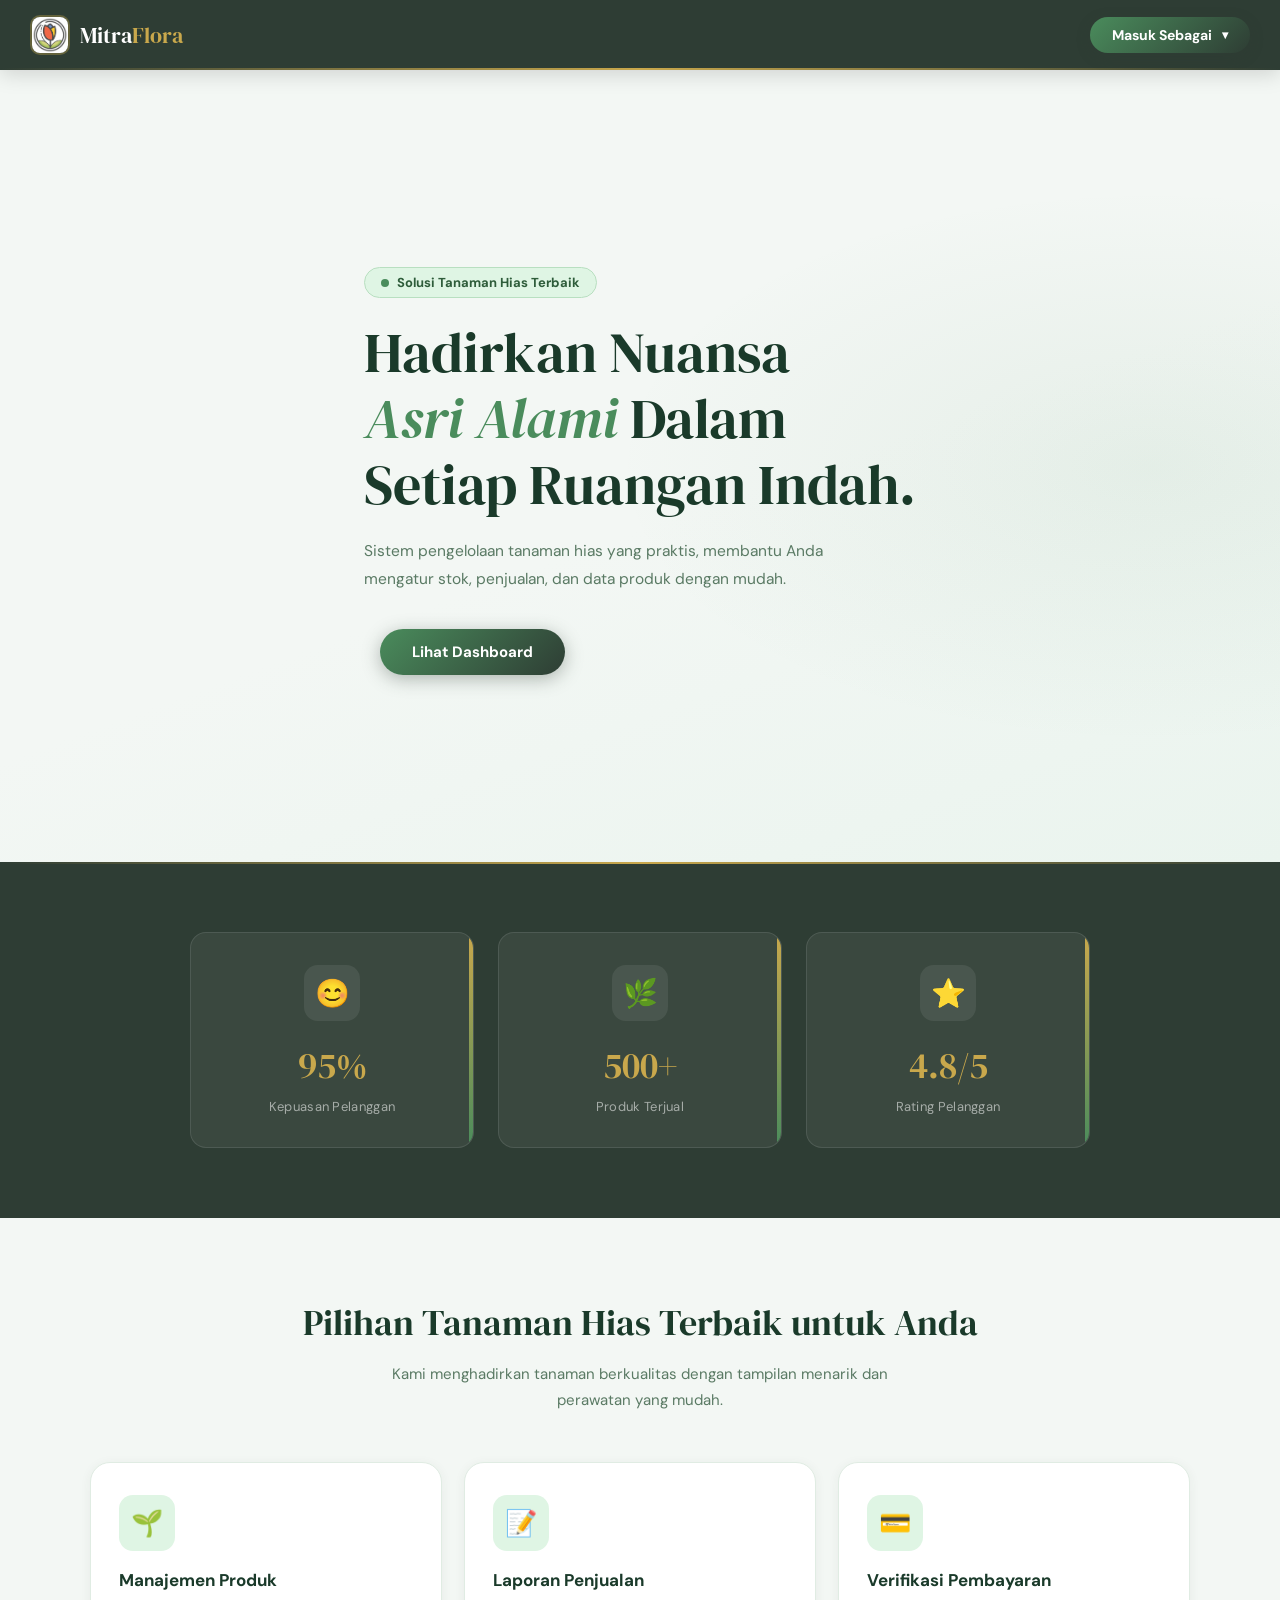
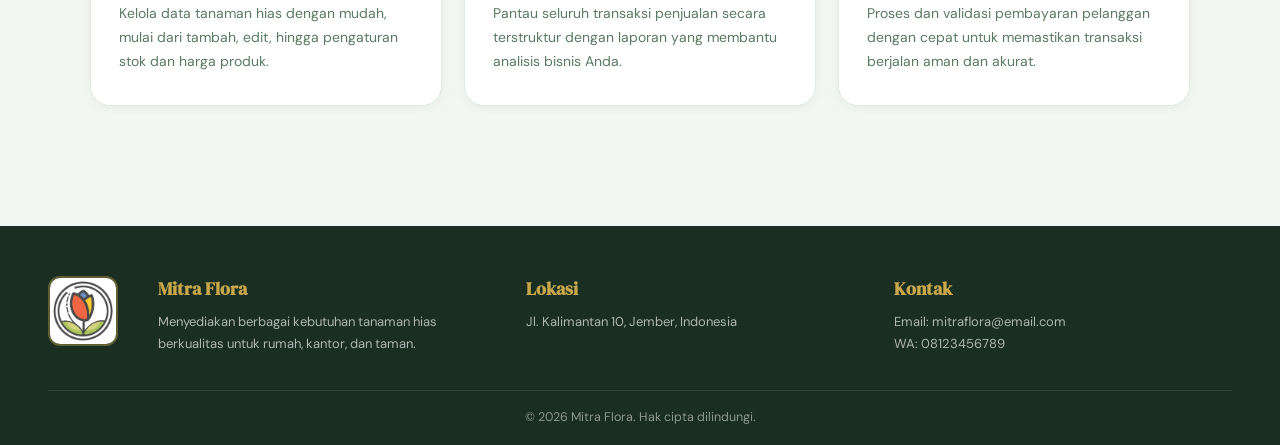
<file: index.html>
<!DOCTYPE html>
<html lang="id">
<head>
<meta charset="UTF-8">
<meta name="viewport" content="width=device-width, initial-scale=1.0">
<title>Mitra Flora - Landing Page</title>
<link rel="stylesheet" href="adminstyle.css">
</head>

<body>

<header>
        <div class="logo">
            <img src="logo mitra flora.webp" alt="Logo Mitra Flora">
            <span class="text">
                Mitra<span class="highlight">Flora</span>
            </span>
        </div>

<div class="nav-right">
    <div class="dropdown-role">
        <button class="dropdown-btn">
            <strong>Masuk Sebagai</strong>
            <span>▾</span>
        </button>
        <div class="dropdown-menu">
            <a href="customer.html" class="dropdown-item customer">
                👤 Customer
            </a>
            <a href="inputproduk.html" class="dropdown-item admin">
                🛠 Admin
            </a>
        </div>
    </div>
</div>
</header>

<section class="hero">
    <div class="container">
        <div class="hero-left">
            <p class="tag">
                <span class="dot"></span>
                <strong>Solusi Tanaman Hias Terbaik</strong>
            </p>
            <h1>
                Hadirkan Nuansa <br>
                <span>Asri Alami</span> Dalam <br>
                Setiap Ruangan Indah.
            </h1>
            <p class="desc">
                Sistem pengelolaan tanaman hias yang praktis, membantu 
                Anda mengatur stok, penjualan, dan data produk dengan mudah.
            </p>
            <div class="hero-btn">
                <div class="icon-dashboard"></div>
                <button class="btn-dashboard" onclick="location.href='inputproduk.html'">
                    <strong>Lihat Dashboard</strong>
                </button>
            </div>
        </div>
    </div>
</section>


<section class="statistik">
    <div class="container">
        <div class="statistik-grid">

            <div class="statistik-card">
                <div class="icon">😊</div>
                <h2>95%</h2>
                <p>Kepuasan Pelanggan</p>
            </div>

            <div class="statistik-card">
                <div class="icon">🌿</div>
                <h2>500+</h2>
                <p>Produk Terjual</p>
            </div>

            <div class="statistik-card">
                <div class="icon">⭐</div>
                <h2>4.8/5</h2>
                <p>Rating Pelanggan</p>
            </div>

        </div>
    </div>
</section>

<!-- Layanan -->
<section class="layanan">
    <div class="container">
        <div class="layanan-box">
            <h2 class="layanan-title">Pilihan Tanaman Hias Terbaik untuk Anda</h2>
            <p class="layanan-desc">
                Kami menghadirkan tanaman berkualitas dengan tampilan menarik dan perawatan yang mudah.
            </p>

            <div class="fitur-grid">
                <div class="fitur-card">
                    <div class="icon">🌱</div>
                    <h4>Manajemen Produk</h4>
                    <p>Kelola data tanaman hias dengan mudah, mulai dari tambah, edit, hingga pengaturan stok dan harga produk.</p>
                </div>

                <div class="fitur-card">
                    <div class="icon">📝</div>
                    <h4>Laporan Penjualan</h4>
                    <p>Pantau seluruh transaksi penjualan secara terstruktur dengan laporan yang membantu analisis bisnis Anda.</p>
                </div>

                <div class="fitur-card">
                    <div class="icon">💳</div>
                    <h4>Verifikasi Pembayaran</h4>
                    <p>Proses dan validasi pembayaran pelanggan dengan cepat untuk memastikan transaksi berjalan aman dan akurat.</p>
                </div>
            </div>
        </div>
    </div>
</section>

<footer>
    <div class="footer-konten">
        <div class="footer-logo">
            <img src="logo mitra flora.webp" alt="Mitra Flora Logo">
        </div>

        <div class="footer-info">
            <div class="footer-item">
                <h3>Mitra Flora</h3>
                <p>Menyediakan berbagai kebutuhan tanaman hias berkualitas untuk rumah, kantor, dan taman.</p>
            </div>

            <div class="footer-item">
                <h3>Lokasi</h3>
                <p>Jl. Kalimantan 10, Jember, Indonesia</p>
            </div>

            <div class="footer-item">
                <h3>Kontak</h3>
                <p>Email: mitraflora@email.com</p>
                <p>WA: 08123456789</p>
            </div>
        </div>
    </div>

    <div class="footer-copy">
        © 2026 Mitra Flora. Hak cipta dilindungi.
    </div>
</footer>

</body>
</html>
</file>
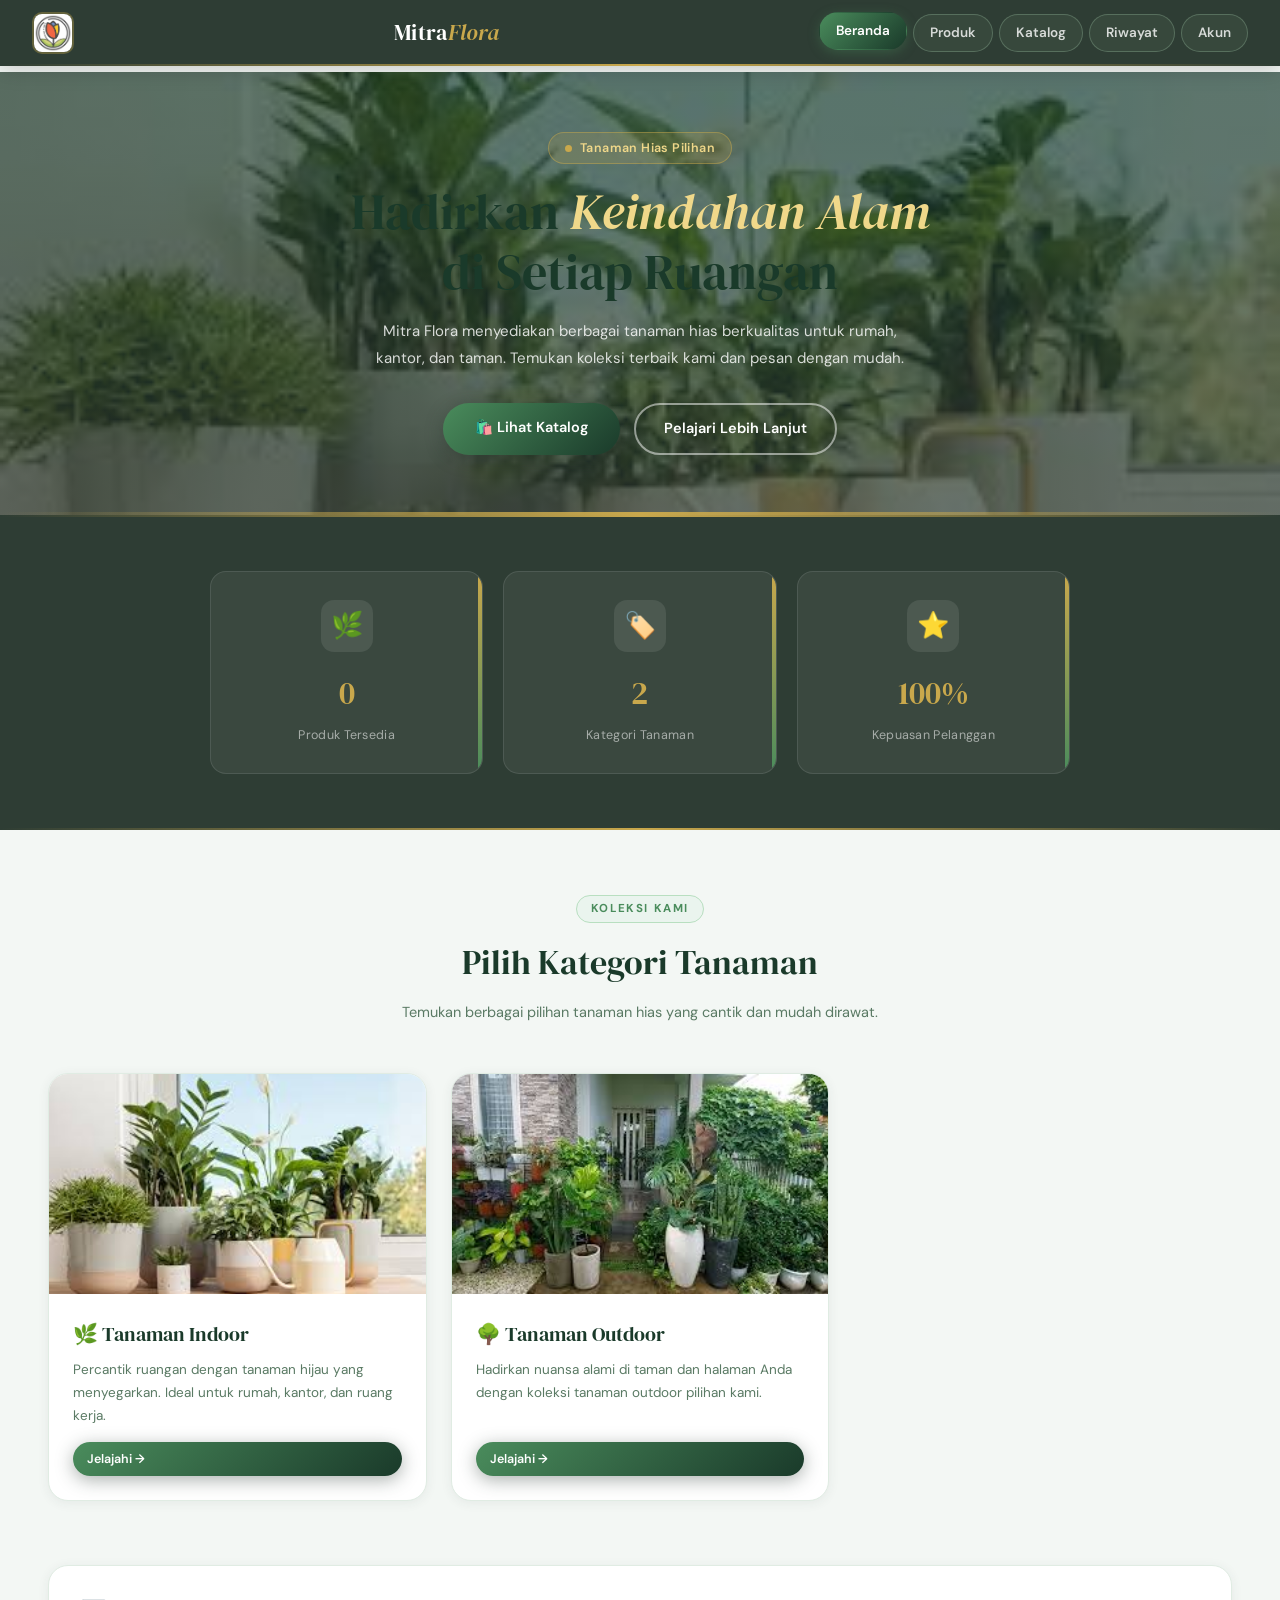
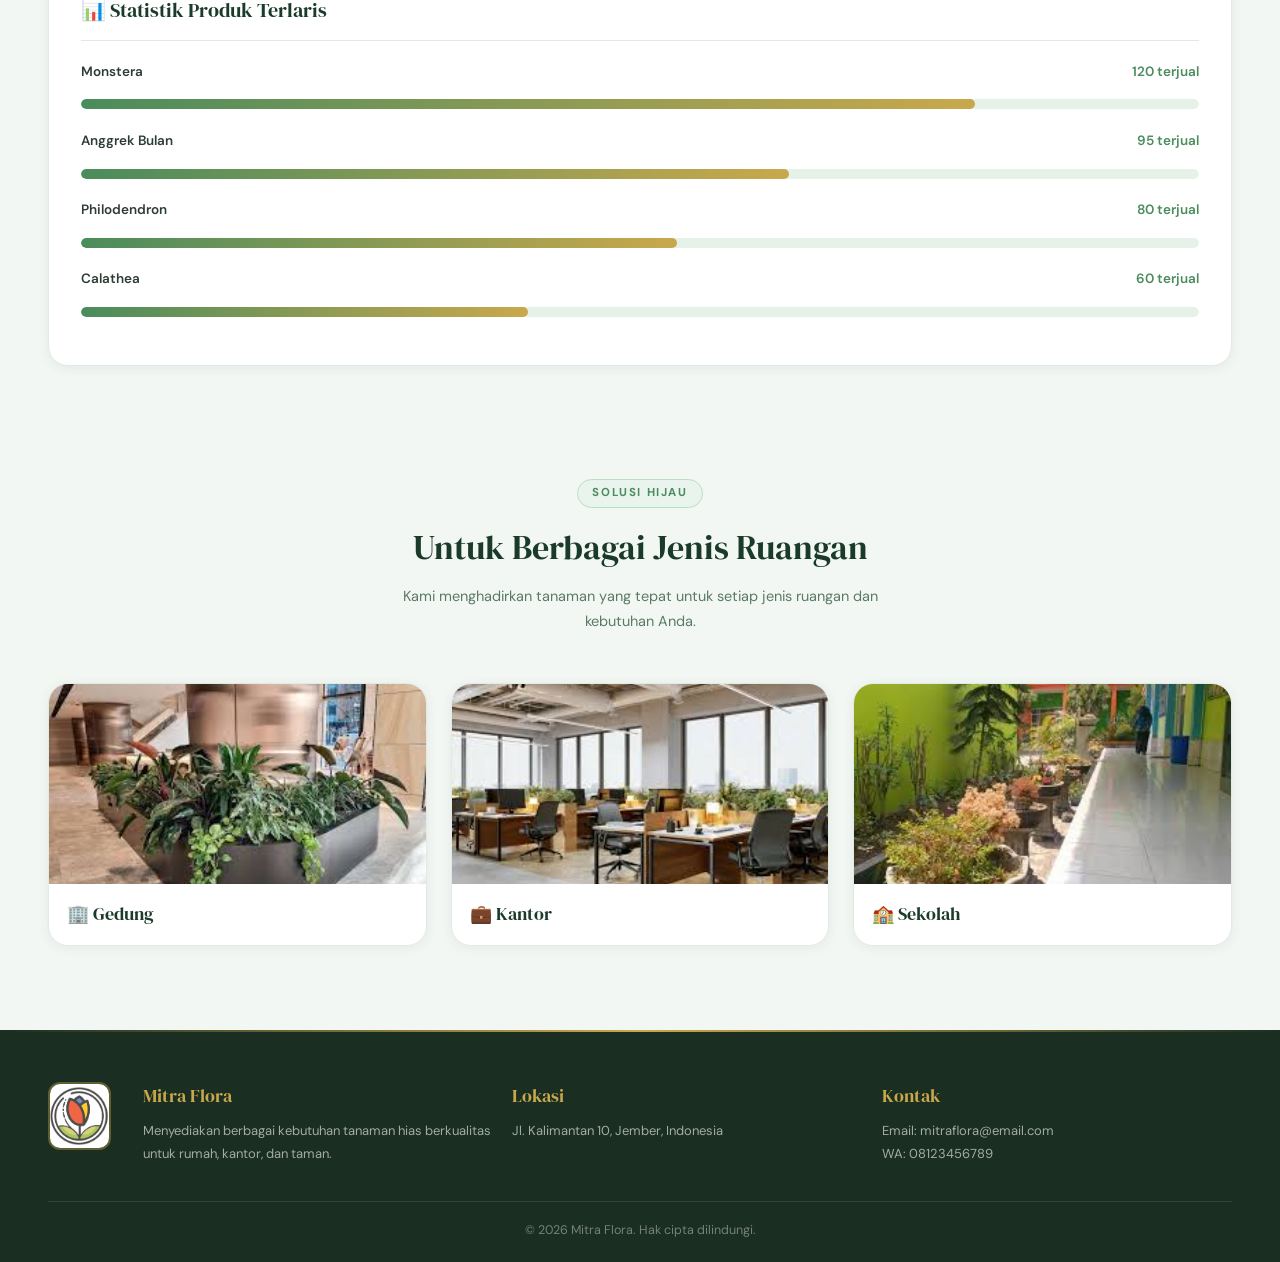
<file: customer.html>
<!DOCTYPE html>
<html lang="id">
<head>
<meta charset="UTF-8">
<meta name="viewport" content="width=device-width, initial-scale=1.0">
<title>Mitra Flora - Tanaman Hias Berkualitas</title>
<link rel="stylesheet" href="style.css">
</head>
<body>

<header>
    <img src="logo mitra flora.webp" alt="Logo Mitra Flora">
    <h1>Mitra<span class="highlight">Flora</span></h1>
    <nav>
        <a href="customer.html" class="active">Beranda</a>
        <a href="produk.html">Produk</a>
        <a href="katalog.html">Katalog</a>
        <a href="riwayat.html">Riwayat</a>
        <a href="akun.html">Akun</a>
    </nav>
</header>

<main>

    <section class="hero">
        <div class="tag"><span class="dot"></span> Tanaman Hias Pilihan</div>
        <h2>Hadirkan <em>Keindahan Alam</em><br>di Setiap Ruangan</h2>
        <p>Mitra Flora menyediakan berbagai tanaman hias berkualitas untuk rumah, kantor, dan taman. Temukan koleksi terbaik kami dan pesan dengan mudah.</p>
        <div class="hero-btn">
            <a href="katalog.html" class="btn-primary">🛍️ Lihat Katalog</a>
            <a href="produk.html" class="btn-outline">Pelajari Lebih Lanjut</a>
        </div>
    </section>

    <div class="stats-strip">
        <div class="stats-grid">
            <div class="stat-card">
                <div class="icon">🌿</div>
                <h3 id="statProduk">0</h3>
                <p>Produk Tersedia</p>
            </div>
            <div class="stat-card">
                <div class="icon">🏷️</div>
                <h3>2</h3>
                <p>Kategori Tanaman</p>
            </div>
            <div class="stat-card">
                <div class="icon">⭐</div>
                <h3>100%</h3>
                <p>Kepuasan Pelanggan</p>
            </div>
        </div>
    </div>

    <section>
        <div class="section-header">
            <span class="section-label">Koleksi Kami</span>
            <h2>Pilih Kategori Tanaman</h2>
            <p>Temukan berbagai pilihan tanaman hias yang cantik dan mudah dirawat.</p>
        </div>
        <div class="card-grid">
            <div class="cat-card">
                <img src="Tanaman Indoor.jpg" alt="Tanaman Indoor">
                <div class="cat-card-body">
                    <h3>🌿 Tanaman Indoor</h3>
                    <p>Percantik ruangan dengan tanaman hijau yang menyegarkan. Ideal untuk rumah, kantor, dan ruang kerja.</p>
                    <a href="katalog.html#indoor" class="btn-primary btn-sm">Jelajahi →</a>
                </div>
            </div>
            <div class="cat-card">
                <img src="Tanaman Outdoor.jpg" alt="Tanaman Outdoor">
                <div class="cat-card-body">
                    <h3>🌳 Tanaman Outdoor</h3>
                    <p>Hadirkan nuansa alami di taman dan halaman Anda dengan koleksi tanaman outdoor pilihan kami.</p>
                    <a href="katalog.html#outdoor" class="btn-primary btn-sm">Jelajahi →</a>
                </div>
            </div>
        </div>
    </section>

    <aside>
        <h3>📊 Statistik Produk Terlaris</h3>
        <div class="progress-item">
            <p>Monstera <span>120 terjual</span></p>
            <progress value="120" max="150"></progress>
        </div>
        <div class="progress-item">
            <p>Anggrek Bulan <span>95 terjual</span></p>
            <progress value="95" max="150"></progress>
        </div>
        <div class="progress-item">
            <p>Philodendron <span>80 terjual</span></p>
            <progress value="80" max="150"></progress>
        </div>
        <div class="progress-item">
            <p>Calathea <span>60 terjual</span></p>
            <progress value="60" max="150"></progress>
        </div>
    </aside>

    <section>
        <div class="section-header">
            <span class="section-label">Solusi Hijau</span>
            <h2>Untuk Berbagai Jenis Ruangan</h2>
            <p>Kami menghadirkan tanaman yang tepat untuk setiap jenis ruangan dan kebutuhan Anda.</p>
        </div>
        <div class="card-grid">
            <div class="venue-card">
                <img src="gedung.jpg" alt="Gedung">
                <h3>🏢 Gedung</h3>
            </div>
            <div class="venue-card">
                <img src="kantor.jpg" alt="Kantor">
                <h3>💼 Kantor</h3>
            </div>
            <div class="venue-card">
                <img src="sekolah.jpg" alt="Sekolah">
                <h3>🏫 Sekolah</h3>
            </div>
        </div>
    </section>

</main>

<footer>
    <div class="footer-konten">
        <div class="footer-logo">
            <img src="logo mitra flora.webp" alt="Mitra Flora Logo">
        </div>
        <div class="footer-info">
            <div class="footer-item">
                <h3>Mitra Flora</h3>
                <p>Menyediakan berbagai kebutuhan tanaman hias berkualitas untuk rumah, kantor, dan taman.</p>
            </div>
            <div class="footer-item">
                <h3>Lokasi</h3>
                <p>Jl. Kalimantan 10, Jember, Indonesia</p>
            </div>
            <div class="footer-item">
                <h3>Kontak</h3>
                <p>Email: mitraflora@email.com</p>
                <p>WA: 08123456789</p>
            </div>
        </div>
    </div>
    <div class="footer-copy">© 2026 Mitra Flora. Hak cipta dilindungi.</div>
</footer>

<script>
// Hitung produk dari localStorage
document.addEventListener('DOMContentLoaded', () => {
    const data = JSON.parse(localStorage.getItem('produk')) || [];
    const tersedia = data.filter(p => parseInt(p.stok) > 0).length;
    document.getElementById('statProduk').textContent = tersedia;
});
</script>
</body>
</html>
</file>
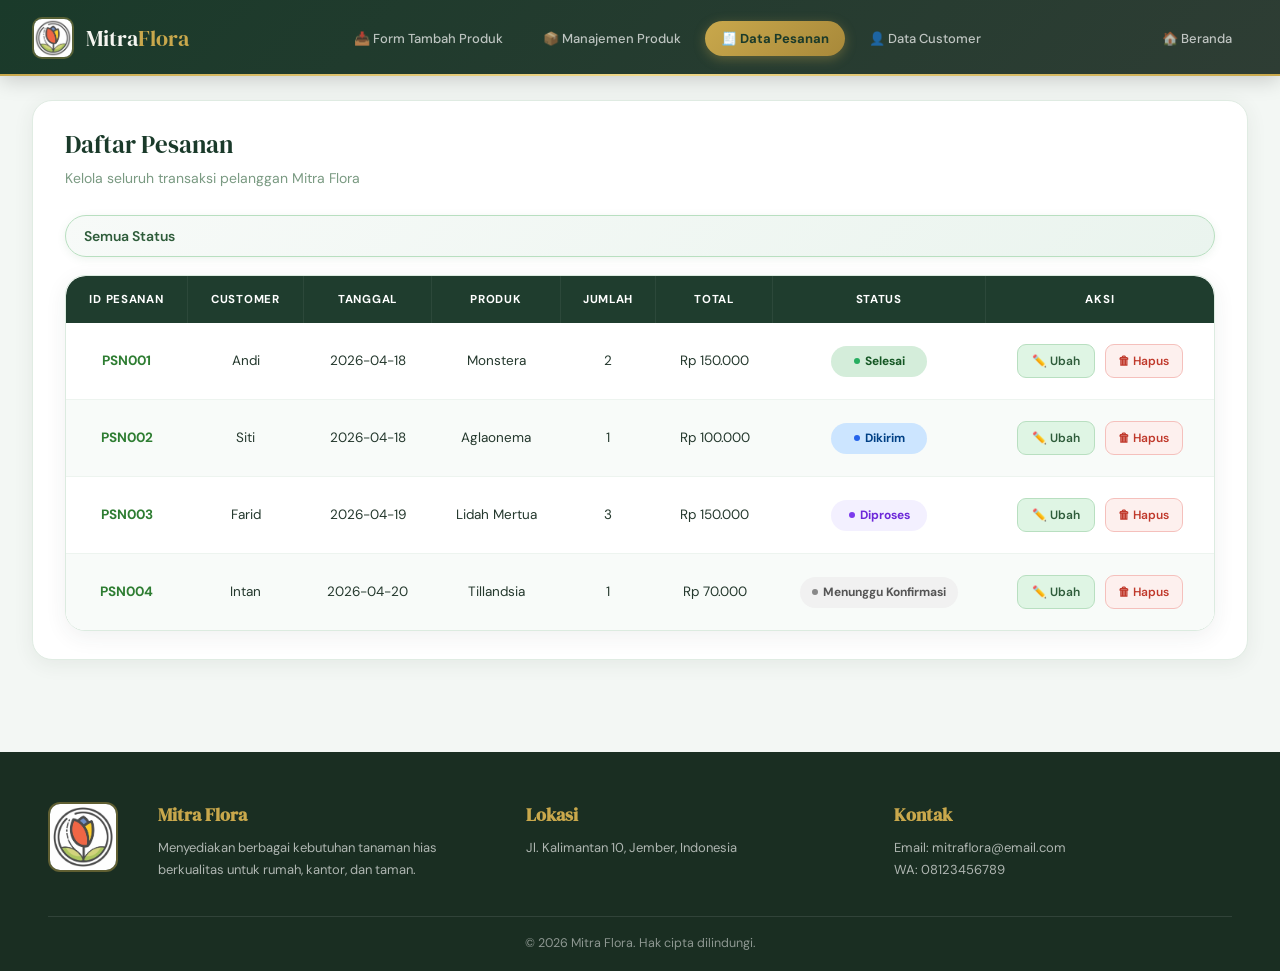
<file: datapesanan.html>
<!DOCTYPE html>
<html lang="id">
<head>
<meta charset="UTF-8">
<meta name="viewport" content="width=device-width, initial-scale=1.0">
<title>Data Pesanan - Mitra Flora</title>
<link rel="stylesheet" href="adminstyle.css">
<style>
.table-pesanan td { vertical-align: middle; }
.table-pesanan .aksi { white-space: nowrap; }
.table-pesanan td:nth-child(1) { font-weight: 700; color: #2e7d32; }
</style>
</head>
<body>

<button class="hamburger" id="hamburger" aria-label="Menu">
    <span></span><span></span><span></span>
</button>
<div class="sidebar-overlay" id="overlay"></div>

<aside class="sidebar" id="sidebar">
    <div class="sidebar-header">
        <img src="logo mitra flora.webp" alt="Logo">
        <h2>Mitra<span>Flora</span></h2>
    </div>
    <hr>
    <p class="menu-title">Menu Utama</p>
    <nav class="menu">
        <a href="inputproduk.html">📥 Form Tambah Produk</a>
        <a href="manajemenproduk.html">📦 Manajemen Produk</a>
        <a href="datapesanan.html" class="active">🧾 Data Pesanan</a>
        <a href="#">👤 Data Customer</a>
    </nav>
    <hr>
    <nav class="menu">
        <a href="index.html">🏠 Beranda</a>
    </nav>
</aside>

<main class="main">
    <header class="topbar">
        <h1>Data Pesanan</h1>
        <div class="user">Admin</div>
    </header>

    <section class="content">
        <div class="content-box">
            <div class="page-title">
                <h2>Daftar Pesanan</h2>
                <p>Kelola seluruh transaksi pelanggan Mitra Flora</p>
            </div>

            <div class="filter-status">
                <select id="filterPesanan" class="filter-dropdown">
                    <option value="all">Semua Status</option>
                    <option value="menunggu">Menunggu Konfirmasi</option>
                    <option value="diproses">Diproses</option>
                    <option value="dikirim">Dikirim</option>
                    <option value="selesai">Selesai</option>
                </select>
            </div>

            <div class="table-wrapper">
                <table class="table-pesanan">
                    <thead>
                        <tr>
                            <th>ID Pesanan</th>
                            <th>Customer</th>
                            <th>Tanggal</th>
                            <th>Produk</th>
                            <th>Jumlah</th>
                            <th>Total</th>
                            <th>Status</th>
                            <th class="aksi">Aksi</th>
                        </tr>
                    </thead>
                    <tbody id="tablePesanan">
                        <tr data-status="selesai">
                            <td>PSN001</td>
                            <td>Andi</td>
                            <td>2026-04-18</td>
                            <td>Monstera</td>
                            <td>2</td>
                            <td>Rp 150.000</td>
                            <td><span class="status selesai">Selesai</span></td>
                            <td class="aksi">
                                <button class="btn-ubah" onclick="openUbah(this)">✏️ Ubah</button>
                                <button class="btn-hapus" onclick="openHapus(this)">🗑 Hapus</button>
                            </td>
                        </tr>
                        <tr data-status="dikirim">
                            <td>PSN002</td>
                            <td>Siti</td>
                            <td>2026-04-18</td>
                            <td>Aglaonema</td>
                            <td>1</td>
                            <td>Rp 100.000</td>
                            <td><span class="status dikirim">Dikirim</span></td>
                            <td class="aksi">
                                <button class="btn-ubah" onclick="openUbah(this)">✏️ Ubah</button>
                                <button class="btn-hapus" onclick="openHapus(this)">🗑 Hapus</button>
                            </td>
                        </tr>
                        <tr data-status="diproses">
                            <td>PSN003</td>
                            <td>Farid</td>
                            <td>2026-04-19</td>
                            <td>Lidah Mertua</td>
                            <td>3</td>
                            <td>Rp 150.000</td>
                            <td><span class="status diproses">Diproses</span></td>
                            <td class="aksi">
                                <button class="btn-ubah" onclick="openUbah(this)">✏️ Ubah</button>
                                <button class="btn-hapus" onclick="openHapus(this)">🗑 Hapus</button>
                            </td>
                        </tr>
                        <tr data-status="menunggu">
                            <td>PSN004</td>
                            <td>Intan</td>
                            <td>2026-04-20</td>
                            <td>Tillandsia</td>
                            <td>1</td>
                            <td>Rp 70.000</td>
                            <td><span class="status menunggu">Menunggu Konfirmasi</span></td>
                            <td class="aksi">
                                <button class="btn-ubah" onclick="openUbah(this)">✏️ Ubah</button>
                                <button class="btn-hapus" onclick="openHapus(this)">🗑 Hapus</button>
                            </td>
                        </tr>
                    </tbody>
                </table>
            </div>
        </div>
    </section>

    <footer>
        <div class="footer-konten">
            <div class="footer-logo">
                <img src="logo mitra flora.webp" alt="Mitra Flora Logo">
            </div>

            <div class="footer-info">
                <div class="footer-item">
                    <h3>Mitra Flora</h3>
                    <p>Menyediakan berbagai kebutuhan tanaman hias berkualitas untuk rumah, kantor, dan taman.</p>
                </div>

                <div class="footer-item">
                    <h3>Lokasi</h3>
                    <p>Jl. Kalimantan 10, Jember, Indonesia</p>
                </div>

                <div class="footer-item">
                    <h3>Kontak</h3>
                    <p>Email: mitraflora@email.com</p>
                    <p>WA: 08123456789</p>
                </div>
            </div>
        </div>

        <div class="footer-copy">
            © 2026 Mitra Flora. Hak cipta dilindungi.
        </div>
    </footer>
</main>

<div id="modalStatus" class="modal">
    <div class="modal-box">
        <h3>Ubah Status Pesanan</h3>
        <p>Pilih status baru untuk pesanan ini</p>

        <label>
            <input type="radio" name="statusPesanan" value="Diproses">
            Diproses
        </label>
        <label>
            <input type="radio" name="statusPesanan" value="Dikirim">
            Dikirim
        </label>
        <label>
            <input type="radio" name="statusPesanan" value="Selesai">
            Selesai
        </label>

        <div class="modal-action">
            <button class="btn-batal" onclick="tutupModal()">Batal</button>
            <button class="btn-save" onclick="simpanStatus()">Simpan</button>
        </div>
    </div>
</div>

<div id="modalHapus" class="modal-delete">
    <div class="modal-delete-box">
        <div class="trash-icon">🗑️</div>
        <h2>Konfirmasi Hapus</h2>
        <p>Yakin ingin menghapus data pesanan ini?</p>
        <div class="delete-action">
            <button class="btn-batal" onclick="tutupHapus()">Batal</button>
            <button class="btn-yakin" onclick="konfirmasiHapus()">Yakin, Hapus</button>
        </div>
    </div>
</div>

<script src="datapesanan.js"></script>
</body>
</html>
</file>
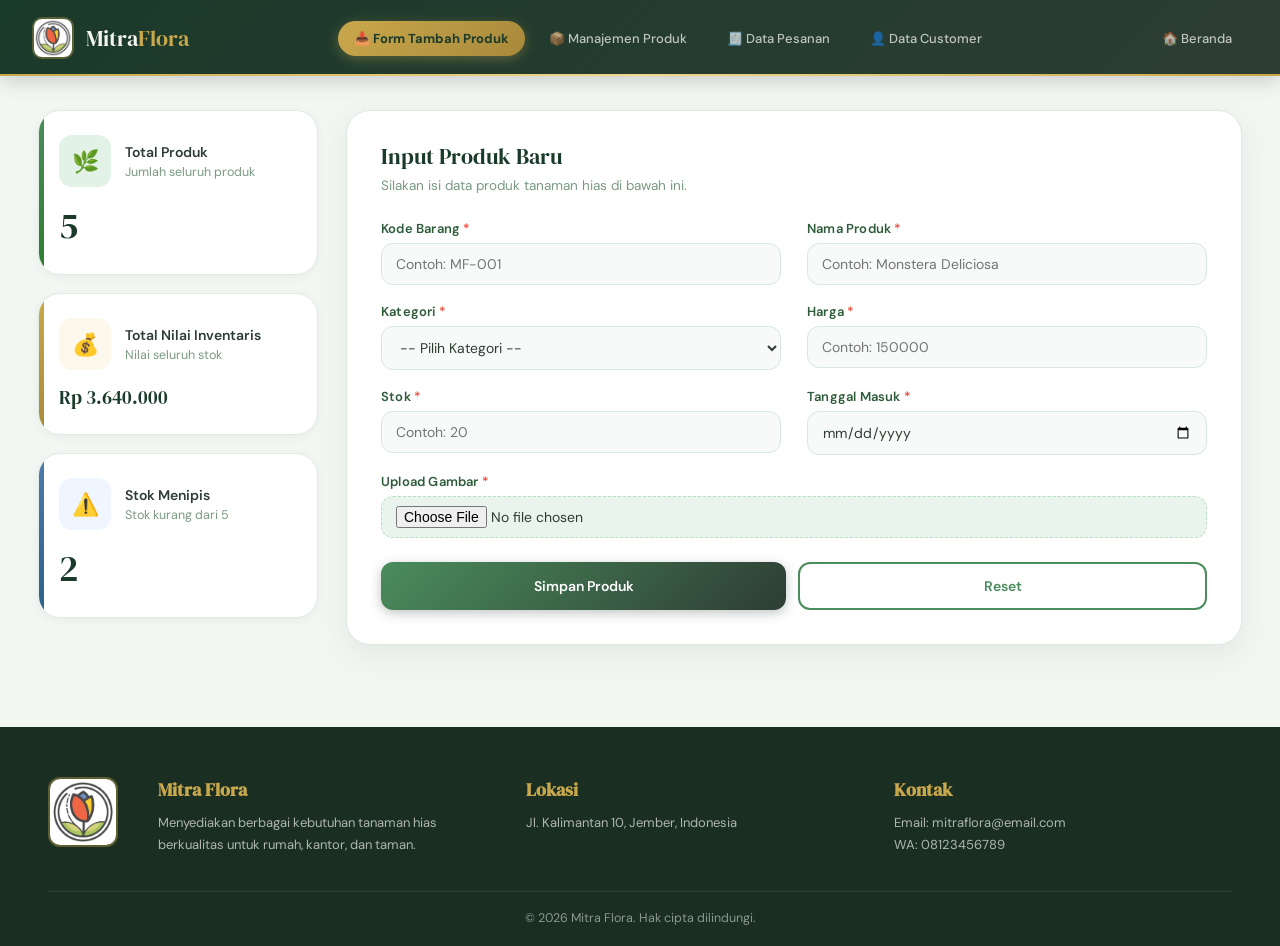
<file: inputproduk.html>
<!DOCTYPE html>
<html lang="id">
<head>
<meta charset="UTF-8">
<meta name="viewport" content="width=device-width, initial-scale=1.0">
<title>Input Produk - Mitra Flora</title>
<link rel="stylesheet" href="adminstyle.css">
<style>
.form-group input.error, .form-group select.error {
    border: 2px solid #e74c3c !important;
    background: #fff5f5;
}
.error-msg { color: #e74c3c; font-size: 12px; margin-top: 4px; display: none; }
.error-msg.show { display: block; }
.form-group input.success, .form-group select.success {
    border: 2px solid #27ae60 !important;
}
</style>
</head>
<body>

<button class="hamburger" id="hamburger" aria-label="Menu">
    <span></span><span></span><span></span>
</button>
<div class="sidebar-overlay" id="overlay"></div>

<aside class="sidebar" id="sidebar">
    <div class="sidebar-header">
        <img src="logo mitra flora.webp" alt="Logo Mitra Flora">
        <h2>Mitra<span>Flora</span></h2>
    </div>
    <hr>
    <p class="menu-title">Menu Utama</p>
    <nav class="menu">
        <a href="inputproduk.html" class="active">📥 Form Tambah Produk</a>
        <a href="manajemenproduk.html">📦 Manajemen Produk</a>
        <a href="datapesanan.html">🧾 Data Pesanan</a>
        <a href="#">👤 Data Customer</a>
    </nav>
    <hr>
    <nav class="menu">
        <a href="index.html">🏠 Beranda</a>
    </nav>
</aside>

<main class="main">
    <header class="topbar">
        <h1>Form Produk</h1>
        <div class="user">Admin</div>
    </header>

    <div class="admin-page-layout">

        <div class="admin-main-content">
            <section class="content-box">
                <h2>Input Produk Baru</h2>
                <p>Silakan isi data produk tanaman hias di bawah ini.</p>

                <form class="form-produk" id="formProduk" novalidate>

                    <div class="form-group">
                        <label>Kode Barang <span style="color:#e74c3c">*</span></label>
                        <input type="text" id="kodeBarang" placeholder="Contoh: MF-001" required>
                        <span class="error-msg" id="err-kode">Kode barang wajib diisi (hanya huruf, angka, dan tanda '-')</span>
                    </div>

                    <div class="form-group">
                        <label>Nama Produk <span style="color:#e74c3c">*</span></label>
                        <input type="text" id="namaProduk" placeholder="Contoh: Monstera Deliciosa" required>
                        <span class="error-msg" id="err-nama">Nama produk wajib diisi (minimal 3 karakter)</span>
                    </div>

                    <div class="form-group">
                        <label>Kategori <span style="color:#e74c3c">*</span></label>
                        <select id="kategoriProduk" required>
                            <option value="">-- Pilih Kategori --</option>
                            <option>Tanaman Indoor</option>
                            <option>Tanaman Outdoor</option>
                        </select>
                        <span class="error-msg" id="err-kategori">Kategori wajib dipilih</span>
                    </div>

                    <div class="form-group">
                        <label>Harga <span style="color:#e74c3c">*</span></label>
                        <input type="number" id="hargaProduk" placeholder="Contoh: 150000" min="1" required>
                        <span class="error-msg" id="err-harga">Harga wajib diisi dan harus lebih dari 0</span>
                    </div>

                    <div class="form-group">
                        <label>Stok <span style="color:#e74c3c">*</span></label>
                        <input type="number" id="stokProduk" placeholder="Contoh: 20" min="0" required>
                        <span class="error-msg" id="err-stok">Stok wajib diisi dan tidak boleh negatif</span>
                    </div>

                    <div class="form-group">
                        <label>Tanggal Masuk <span style="color:#e74c3c">*</span></label>
                        <input type="date" id="tanggalMasuk" required>
                        <span class="error-msg" id="err-tanggal">Tanggal masuk wajib diisi</span>
                    </div>

                    <div class="form-group" style="grid-column: 1 / -1">
                        <label>Upload Gambar <span style="color:#e74c3c">*</span></label>
                        <input type="file" id="gambarProduk" accept="image/*">
                        <span class="error-msg" id="err-gambar">Gambar produk wajib diupload</span>
                    </div>

                    <div class="form-action">
                        <button type="submit" class="btn-submit">Simpan Produk</button>
                        <button type="button" class="btn-reset" id="btnReset">Reset</button>
                    </div>

                </form>
            </section>
        </div>

        <aside class="admin-stat-sidebar">
            <section class="cards">
                <article class="card card-produk">
                    <div class="card-header">
                        <div class="card-icon">🌿</div>
                        <div><h3>Total Produk</h3><p>Jumlah seluruh produk</p></div>
                    </div>
                    <h2 id="dash-total">0</h2>
                </article>

                <article class="card card-pesanan">
                    <div class="card-header">
                        <div class="card-icon">💰</div>
                        <div><h3>Total Nilai Inventaris</h3><p>Nilai seluruh stok</p></div>
                    </div>
                    <h2 id="dash-nilai" style="font-size:1.2rem">Rp 0</h2>
                </article>

                <article class="card card-customer">
                    <div class="card-header">
                        <div class="card-icon">⚠️</div>
                        <div><h3>Stok Menipis</h3><p>Stok kurang dari 5</p></div>
                    </div>
                    <h2 id="dash-menipis">0</h2>
                </article>
            </section>
        </aside>

    </div>

    <footer>
        <div class="footer-konten">
            <div class="footer-logo">
                <img src="logo mitra flora.webp" alt="Mitra Flora Logo">
            </div>

            <div class="footer-info">
                <div class="footer-item">
                    <h3>Mitra Flora</h3>
                    <p>Menyediakan berbagai kebutuhan tanaman hias berkualitas untuk rumah, kantor, dan taman.</p>
                </div>

                <div class="footer-item">
                    <h3>Lokasi</h3>
                    <p>Jl. Kalimantan 10, Jember, Indonesia</p>
                </div>

                <div class="footer-item">
                    <h3>Kontak</h3>
                    <p>Email: mitraflora@email.com</p>
                    <p>WA: 08123456789</p>
                </div>
            </div>
        </div>

        <div class="footer-copy">
            © 2026 Mitra Flora. Hak cipta dilindungi.
        </div>
    </footer>
</main>

<script src="inputproduk.js"></script>
</body>
</html>
</file>
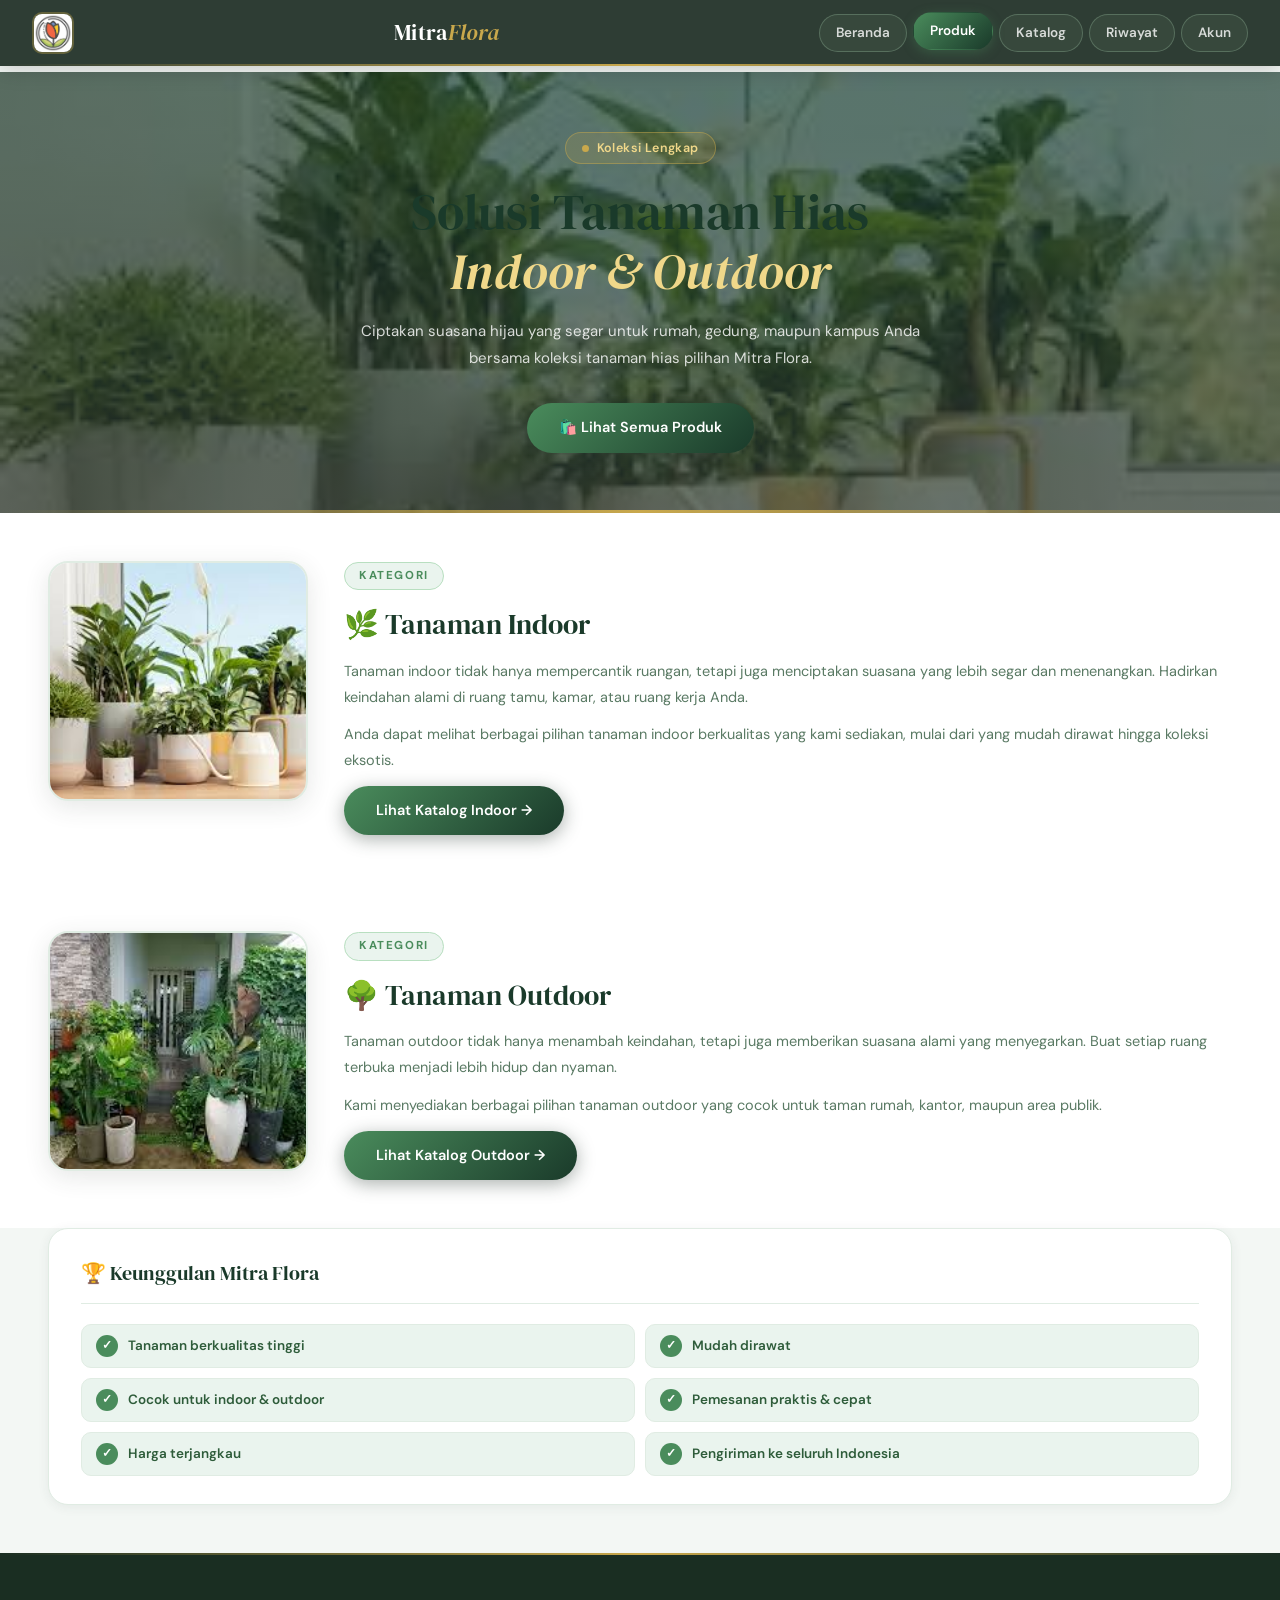
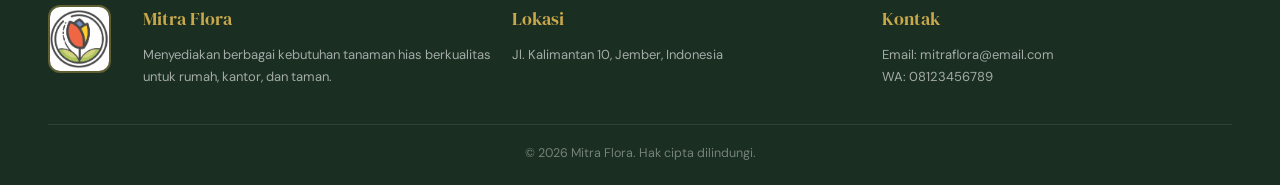
<file: produk.html>
<!DOCTYPE html>
<html lang="id">
<head>
<meta charset="UTF-8">
<meta name="viewport" content="width=device-width, initial-scale=1.0">
<title>Produk Kami - Mitra Flora</title>
<link rel="stylesheet" href="style.css">
</head>
<body>

<header>
    <img src="logo mitra flora.webp" alt="Logo Mitra Flora">
    <h1>Mitra<span class="highlight">Flora</span></h1>
    <nav>
        <a href="customer.html">Beranda</a>
        <a href="produk.html" class="active">Produk</a>
        <a href="katalog.html">Katalog</a>
        <a href="riwayat.html">Riwayat</a>
        <a href="akun.html">Akun</a>
    </nav>
</header>

<main class="layout">

    <section class="hero">
        <div class="tag"><span class="dot"></span> Koleksi Lengkap</div>
        <h2>Solusi Tanaman Hias<br><em>Indoor & Outdoor</em></h2>
        <p>Ciptakan suasana hijau yang segar untuk rumah, gedung, maupun kampus Anda bersama koleksi tanaman hias pilihan Mitra Flora.</p>
        <div class="hero-btn">
            <a href="katalog.html" class="btn-primary">🛍️ Lihat Semua Produk</a>
        </div>
    </section>

    <section class="produk-section" id="tanaman-indoor">
        <img src="Tanaman Indoor.jpg" alt="Tanaman Indoor">
        <div class="produk-section-body">
            <span class="section-label">Kategori</span>
            <h2>🌿 Tanaman Indoor</h2>
            <p>Tanaman indoor tidak hanya mempercantik ruangan, tetapi juga menciptakan suasana yang lebih segar dan menenangkan. Hadirkan keindahan alami di ruang tamu, kamar, atau ruang kerja Anda.</p>
            <p>Anda dapat melihat berbagai pilihan tanaman indoor berkualitas yang kami sediakan, mulai dari yang mudah dirawat hingga koleksi eksotis.</p>
            <a href="katalog.html#indoor" class="btn-primary">Lihat Katalog Indoor →</a>
        </div>
    </section>

    <section class="produk-section" id="tanaman-outdoor" style="background: var(--white);">
        <img src="Tanaman Outdoor.jpg" alt="Tanaman Outdoor">
        <div class="produk-section-body">
            <span class="section-label">Kategori</span>
            <h2>🌳 Tanaman Outdoor</h2>
            <p>Tanaman outdoor tidak hanya menambah keindahan, tetapi juga memberikan suasana alami yang menyegarkan. Buat setiap ruang terbuka menjadi lebih hidup dan nyaman.</p>
            <p>Kami menyediakan berbagai pilihan tanaman outdoor yang cocok untuk taman rumah, kantor, maupun area publik.</p>
            <a href="katalog.html#outdoor" class="btn-primary">Lihat Katalog Outdoor →</a>
        </div>
    </section>

    <aside>
        <h3>🏆 Keunggulan Mitra Flora</h3>
        <ul class="keunggulan-list">
            <li>Tanaman berkualitas tinggi</li>
            <li>Mudah dirawat</li>
            <li>Cocok untuk indoor & outdoor</li>
            <li>Pemesanan praktis & cepat</li>
            <li>Harga terjangkau</li>
            <li>Pengiriman ke seluruh Indonesia</li>
        </ul>
    </aside>

</main>

<footer>
    <div class="footer-konten">
        <div class="footer-logo">
            <img src="logo mitra flora.webp" alt="Mitra Flora Logo">
        </div>
        <div class="footer-info">
            <div class="footer-item">
                <h3>Mitra Flora</h3>
                <p>Menyediakan berbagai kebutuhan tanaman hias berkualitas untuk rumah, kantor, dan taman.</p>
            </div>
            <div class="footer-item">
                <h3>Lokasi</h3>
                <p>Jl. Kalimantan 10, Jember, Indonesia</p>
            </div>
            <div class="footer-item">
                <h3>Kontak</h3>
                <p>Email: mitraflora@email.com</p>
                <p>WA: 08123456789</p>
            </div>
        </div>
    </div>
    <div class="footer-copy">© 2026 Mitra Flora. Hak cipta dilindungi.</div>
</footer>

</body>
</html>
</file>
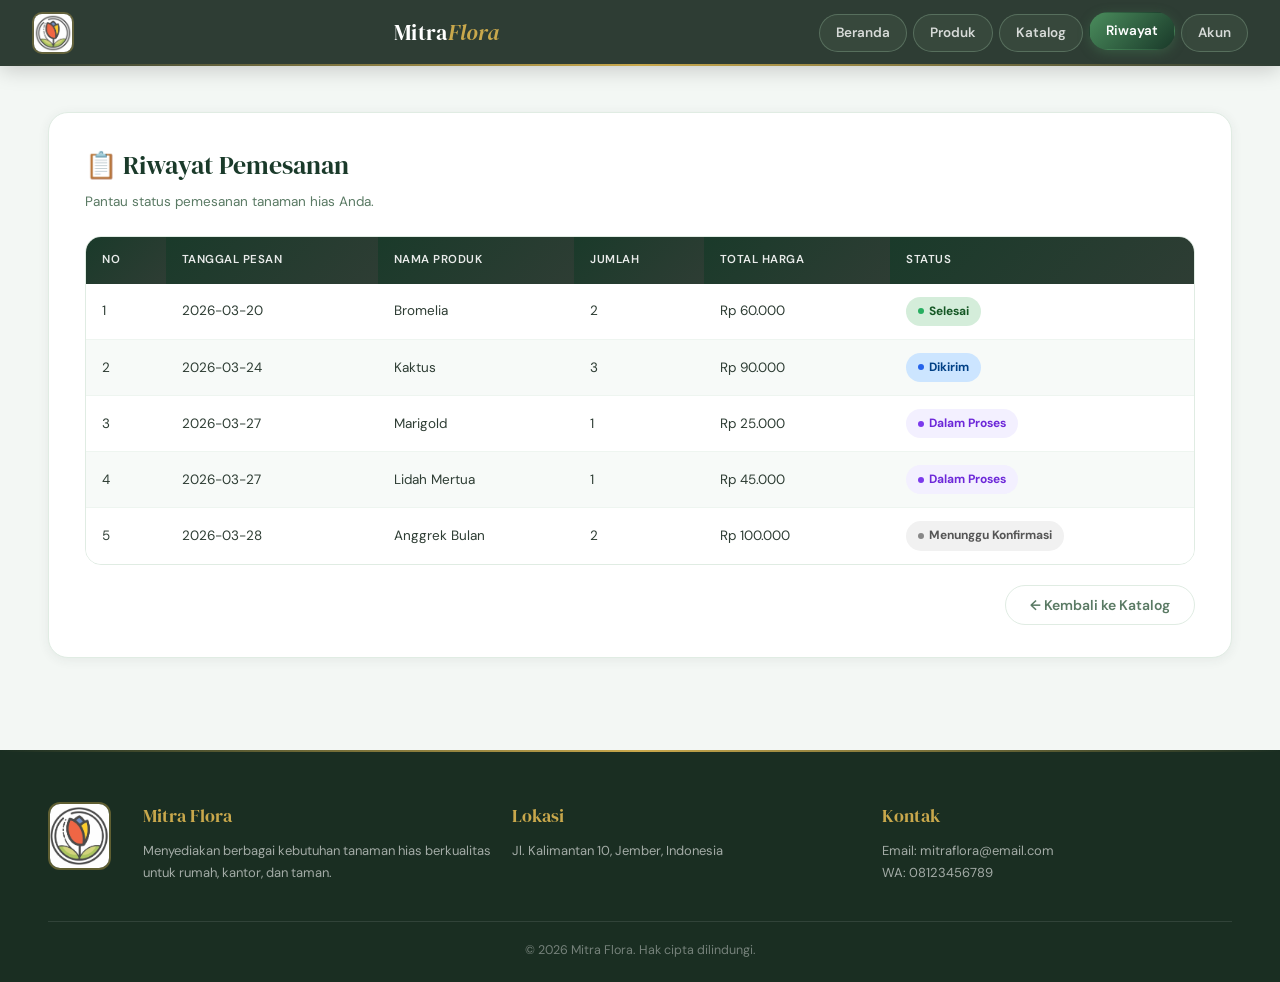
<file: riwayat.html>
<!DOCTYPE html>
<html lang="id">
<head>
<meta charset="UTF-8">
<meta name="viewport" content="width=device-width, initial-scale=1.0">
<title>Riwayat Pemesanan - Mitra Flora</title>
<link rel="stylesheet" href="style.css">
</head>
<body>

<header>
    <img src="logo mitra flora.webp" alt="Logo Mitra Flora">
    <h1>Mitra<span class="highlight">Flora</span></h1>
    <nav>
        <a href="customer.html">Beranda</a>
        <a href="produk.html">Produk</a>
        <a href="katalog.html">Katalog</a>
        <a href="riwayat.html" class="active">Riwayat</a>
        <a href="akun.html">Akun</a>
    </nav>
</header>

<main>
    <section class="page-section">

        <div class="content-box">
            <h2>📋 Riwayat Pemesanan</h2>
            <p>Pantau status pemesanan tanaman hias Anda.</p>

            <div class="table-wrapper">
                <table>
                    <thead>
                        <tr>
                            <th>No</th>
                            <th>Tanggal Pesan</th>
                            <th>Nama Produk</th>
                            <th>Jumlah</th>
                            <th>Total Harga</th>
                            <th>Status</th>
                        </tr>
                    </thead>
                    <tbody>
                        <tr>
                            <td>1</td>
                            <td>2026-03-20</td>
                            <td>Bromelia</td>
                            <td>2</td>
                            <td>Rp 60.000</td>
                            <td><span class="status-badge selesai">Selesai</span></td>
                        </tr>
                        <tr>
                            <td>2</td>
                            <td>2026-03-24</td>
                            <td>Kaktus</td>
                            <td>3</td>
                            <td>Rp 90.000</td>
                            <td><span class="status-badge dikirim">Dikirim</span></td>
                        </tr>
                        <tr>
                            <td>3</td>
                            <td>2026-03-27</td>
                            <td>Marigold</td>
                            <td>1</td>
                            <td>Rp 25.000</td>
                            <td><span class="status-badge diproses">Dalam Proses</span></td>
                        </tr>
                        <tr>
                            <td>4</td>
                            <td>2026-03-27</td>
                            <td>Lidah Mertua</td>
                            <td>1</td>
                            <td>Rp 45.000</td>
                            <td><span class="status-badge diproses">Dalam Proses</span></td>
                        </tr>
                        <tr>
                            <td>5</td>
                            <td>2026-03-28</td>
                            <td>Anggrek Bulan</td>
                            <td>2</td>
                            <td>Rp 100.000</td>
                            <td><span class="status-badge menunggu">Menunggu Konfirmasi</span></td>
                        </tr>
                    </tbody>
                </table>
            </div>

            <div class="tombol-kembali">
                <a href="katalog.html">
                    <button class="btn-back">← Kembali ke Katalog</button>
                </a>
            </div>
        </div>

    </section>
</main>

<footer>
    <div class="footer-konten">
        <div class="footer-logo">
            <img src="logo mitra flora.webp" alt="Mitra Flora Logo">
        </div>
        <div class="footer-info">
            <div class="footer-item">
                <h3>Mitra Flora</h3>
                <p>Menyediakan berbagai kebutuhan tanaman hias berkualitas untuk rumah, kantor, dan taman.</p>
            </div>
            <div class="footer-item">
                <h3>Lokasi</h3>
                <p>Jl. Kalimantan 10, Jember, Indonesia</p>
            </div>
            <div class="footer-item">
                <h3>Kontak</h3>
                <p>Email: mitraflora@email.com</p>
                <p>WA: 08123456789</p>
            </div>
        </div>
    </div>
    <div class="footer-copy">© 2026 Mitra Flora. Hak cipta dilindungi.</div>
</footer>

</body>
</html>
</file>
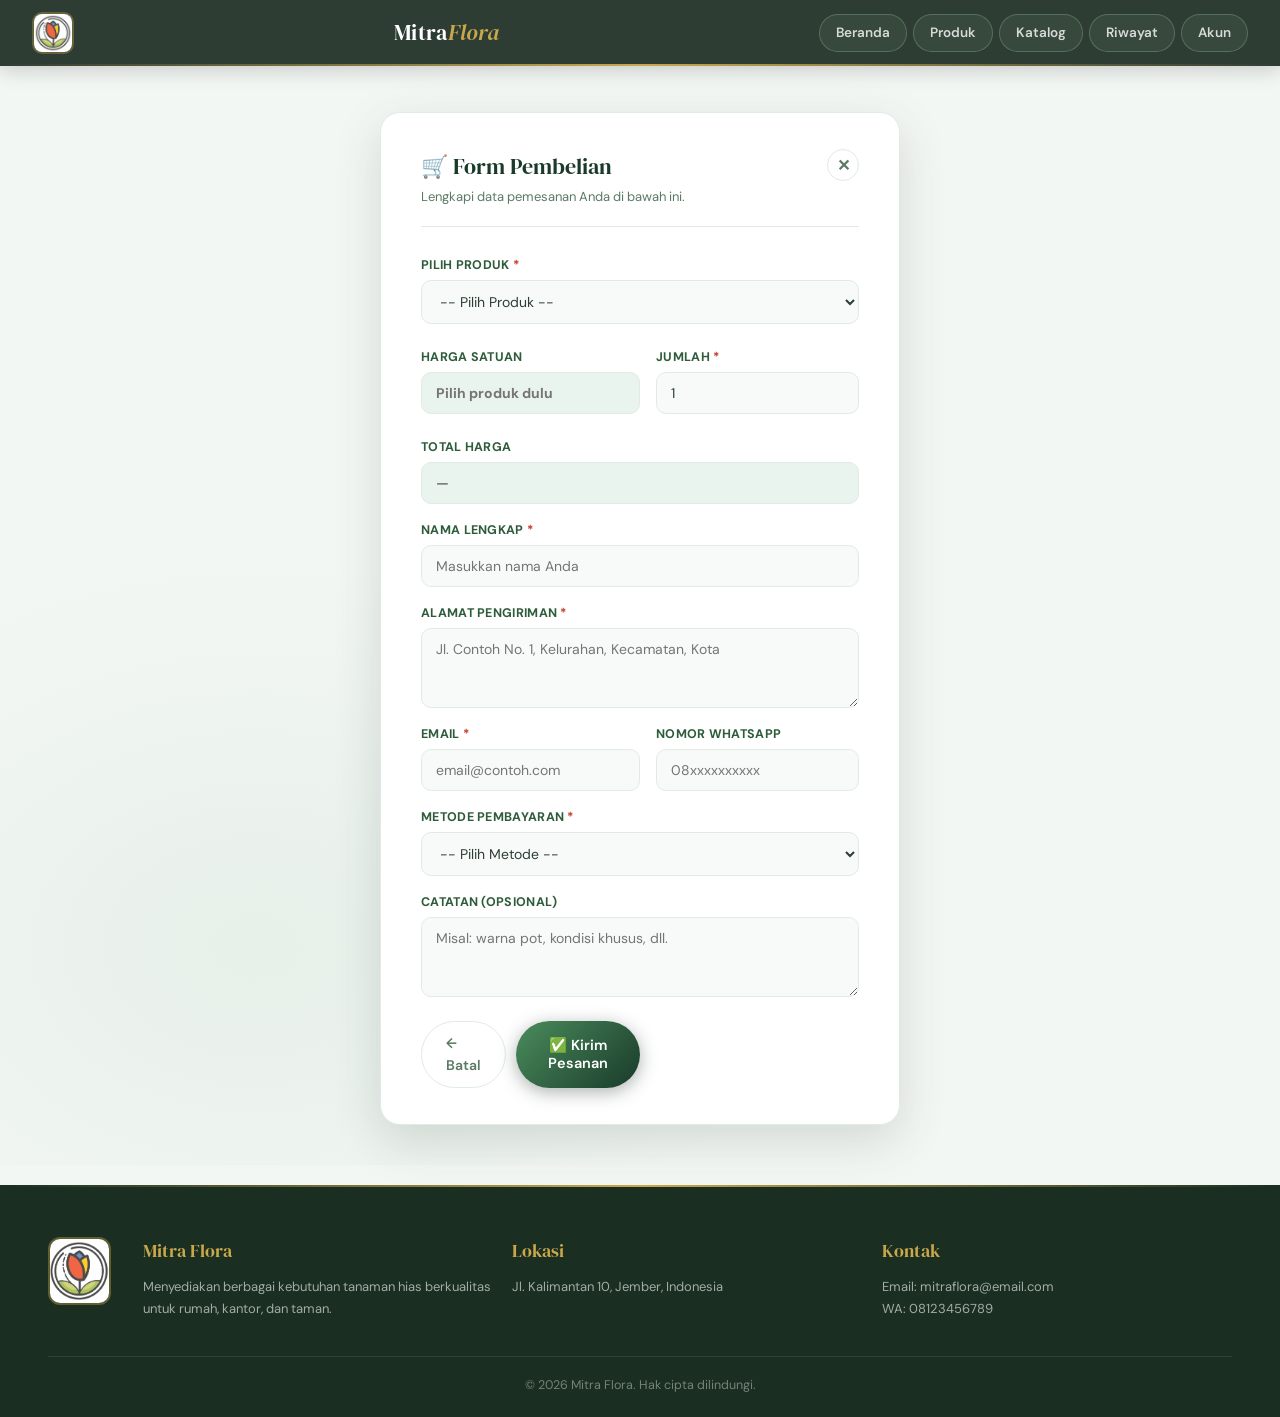
<file: transaksi.html>
<!DOCTYPE html>
<html lang="id">
<head>
<meta charset="UTF-8">
<meta name="viewport" content="width=device-width, initial-scale=1.0">
<title>Form Pembelian - Mitra Flora</title>
<link rel="stylesheet" href="style.css">
</head>
<body>

<header>
    <img src="logo mitra flora.webp" alt="Logo Mitra Flora">
    <h1>Mitra<span class="highlight">Flora</span></h1>
    <nav>
        <a href="customer.html">Beranda</a>
        <a href="produk.html">Produk</a>
        <a href="katalog.html">Katalog</a>
        <a href="riwayat.html">Riwayat</a>
        <a href="akun.html">Akun</a>
    </nav>
</header>

<main>
    <div class="form-page">
        <div class="form-card">

            <div class="form-card-header">
                <div>
                    <h2>🛒 Form Pembelian</h2>
                    <p>Lengkapi data pemesanan Anda di bawah ini.</p>
                </div>
                <button class="btn-close" onclick="window.location.href='katalog.html'" title="Kembali ke katalog">✕</button>
            </div>

            <div class="form-grid">

                <div class="form-group full">
                    <label>Pilih Produk <span style="color:var(--red)">*</span></label>
                    <select id="produkSelect" required>
                        <option value="">-- Pilih Produk --</option>
                    </select>
                    <span id="stokInfo"></span>
                </div>

                <div class="form-group">
                    <label>Harga Satuan</label>
                    <input type="text" id="harga" readonly placeholder="Pilih produk dulu">
                    <span id="hargaInfo"></span>
                </div>

                <div class="form-group">
                    <label>Jumlah <span style="color:var(--red)">*</span></label>
                    <input type="number" id="jumlah" min="1" value="1" required>
                </div>

                <div class="form-group full">
                    <label>Total Harga</label>
                    <input type="text" id="total" readonly placeholder="—">
                </div>

                <div class="form-group full">
                    <label>Nama Lengkap <span style="color:var(--red)">*</span></label>
                    <input type="text" id="nama" placeholder="Masukkan nama Anda" required>
                </div>

                <div class="form-group full">
                    <label>Alamat Pengiriman <span style="color:var(--red)">*</span></label>
                    <textarea id="alamat" rows="3" placeholder="Jl. Contoh No. 1, Kelurahan, Kecamatan, Kota" required></textarea>
                </div>

                <div class="form-group">
                    <label>Email <span style="color:var(--red)">*</span></label>
                    <input type="email" id="email" placeholder="email@contoh.com" required>
                </div>

                <div class="form-group">
                    <label>Nomor WhatsApp</label>
                    <input type="tel" id="nohp" placeholder="08xxxxxxxxxx">
                </div>

                <div class="form-group full">
                    <label>Metode Pembayaran <span style="color:var(--red)">*</span></label>
                    <select id="metode" required>
                        <option value="">-- Pilih Metode --</option>
                        <option value="transfer">Transfer Bank (BCA: 78806350373)</option>
                        <option value="cod">COD (Bayar di Tempat)</option>
                    </select>
                </div>

                <div class="form-group full" id="buktiWrap" style="display:none;">
                    <label>Upload Bukti Pembayaran <span style="color:var(--red)">*</span></label>
                    <input type="file" id="bukti" accept="image/*,.pdf">
                    <span style="font-size:12px; color:var(--text-muted);">Format: JPG, PNG, PDF (maks. 5 MB)</span>
                </div>

                <div class="form-group full">
                    <label>Catatan (opsional)</label>
                    <textarea id="catatan" rows="2" placeholder="Misal: warna pot, kondisi khusus, dll."></textarea>
                </div>

                <div class="form-actions full">
                    <a href="katalog.html" class="btn btn-back" style="justify-content:center;">← Batal</a>
                    <button class="btn-primary" onclick="submitForm()" style="flex:2; justify-content:center;">✅ Kirim Pesanan</button>
                </div>

            </div>
        </div>
    </div>
</main>

<footer>
    <div class="footer-konten">
        <div class="footer-logo">
            <img src="logo mitra flora.webp" alt="Mitra Flora Logo">
        </div>
        <div class="footer-info">
            <div class="footer-item">
                <h3>Mitra Flora</h3>
                <p>Menyediakan berbagai kebutuhan tanaman hias berkualitas untuk rumah, kantor, dan taman.</p>
            </div>
            <div class="footer-item">
                <h3>Lokasi</h3>
                <p>Jl. Kalimantan 10, Jember, Indonesia</p>
            </div>
            <div class="footer-item">
                <h3>Kontak</h3>
                <p>Email: mitraflora@email.com</p>
                <p>WA: 08123456789</p>
            </div>
        </div>
    </div>
    <div class="footer-copy">© 2026 Mitra Flora. Hak cipta dilindungi.</div>
</footer>

<script>
const seedDefaultData = () => {
    if (localStorage.getItem('produk') !== null) return;
    const defaults = [
        { kode:'MF-001', nama:'Anggrek Bulan',  kategori:'Tanaman Indoor',  harga:'150000', stok:'8',  tanggal:'2026-01-10', gambar:'anggrek bulan.jpg' },
        { kode:'MF-002', nama:'Kaktus',          kategori:'Tanaman Outdoor', harga:'50000',  stok:'3',  tanggal:'2026-02-05', gambar:'kaktus.jpg' },
        { kode:'MF-003', nama:'Marigold',         kategori:'Tanaman Outdoor', harga:'50000',  stok:'3',  tanggal:'2026-02-10', gambar:'marigold.jpg' },
        { kode:'MF-004', nama:'Aglonema',         kategori:'Tanaman Indoor',  harga:'80000',  stok:'20', tanggal:'2026-03-01', gambar:'aglonema.jpg' },
        { kode:'MF-005', nama:'Lidah Mertua',     kategori:'Tanaman Indoor',  harga:'90000',  stok:'6',  tanggal:'2026-03-15', gambar:'lidah mertua.jpg' }
    ];
    localStorage.setItem('produk', JSON.stringify(defaults));
};

let produkData = [];

const formatRp = (n) => 'Rp ' + parseInt(n).toLocaleString('id-ID');

const populateSelect = () => {
    seedDefaultData();
    produkData = JSON.parse(localStorage.getItem('produk')) || [];
    const sel  = document.getElementById('produkSelect');

    produkData.forEach(p => {
        const stok  = parseInt(p.stok);
        const label = `${p.nama} (${p.kode}) — ${formatRp(p.harga)} | Stok: ${stok}`;
        const opt   = document.createElement('option');
        opt.value   = p.kode;
        opt.textContent = label;
        if (stok <= 0) { opt.disabled = true; opt.textContent += ' [Habis]'; }
        sel.appendChild(opt);
    });

    const params = new URLSearchParams(location.search);
    const kodeParam = params.get('kode');
    if (kodeParam) {
        sel.value = kodeParam;
        onProdukChange();
    }
};

const onProdukChange = () => {
    const kode   = document.getElementById('produkSelect').value;
    const item   = produkData.find(p => p.kode === kode);
    const hargaEl  = document.getElementById('harga');
    const stokEl   = document.getElementById('stokInfo');
    const hargaInfo= document.getElementById('hargaInfo');

    if (!item) {
        hargaEl.value = '';
        stokEl.textContent = '';
        hargaInfo.textContent = '';
        updateTotal();
        return;
    }

    hargaEl.value = formatRp(item.harga);
    hargaInfo.textContent = `Kategori: ${item.kategori}`;

    const stok = parseInt(item.stok);
    if (stok <= 0) {
        stokEl.textContent = '⚠ Stok habis, produk ini tidak dapat dipesan.';
        stokEl.style.color = 'var(--red)';
        document.getElementById('jumlah').max = 0;
    } else if (stok < 5) {
        stokEl.textContent = `⚠ Stok hampir habis! Tersisa ${stok} pcs.`;
        stokEl.style.color = '#d97706';
        document.getElementById('jumlah').max = stok;
    } else {
        stokEl.textContent = `✔ Stok tersedia: ${stok} pcs`;
        stokEl.style.color = '#27ae60';
        document.getElementById('jumlah').max = stok;
    }

    updateTotal();
};

const updateTotal = () => {
    const kode   = document.getElementById('produkSelect').value;
    const item   = produkData.find(p => p.kode === kode);
    const jumlah = parseInt(document.getElementById('jumlah').value) || 0;
    const totalEl= document.getElementById('total');

    if (item && jumlah > 0) {
        totalEl.value = formatRp(parseInt(item.harga) * jumlah);
    } else {
        totalEl.value = '';
    }
};

document.getElementById('metode').addEventListener('change', function() {
    document.getElementById('buktiWrap').style.display =
        this.value === 'transfer' ? 'flex' : 'none';
});

document.getElementById('produkSelect').addEventListener('change', onProdukChange);
document.getElementById('jumlah').addEventListener('input', updateTotal);

const showToast = (msg) => {
    const t = document.createElement('div');
    t.className = 'toast';
    t.textContent = msg;
    document.body.appendChild(t);
    setTimeout(() => t.remove(), 3500);
};

const submitForm = () => {
    const kode   = document.getElementById('produkSelect').value;
    const jumlah = parseInt(document.getElementById('jumlah').value);
    const nama   = document.getElementById('nama').value.trim();
    const alamat = document.getElementById('alamat').value.trim();
    const email  = document.getElementById('email').value.trim();
    const metode = document.getElementById('metode').value;

    if (!kode || !jumlah || !nama || !alamat || !email || !metode) {
        showToast('⚠ Harap lengkapi semua field wajib!');
        return;
    }

    const item = produkData.find(p => p.kode === kode);
    if (!item) return;

    if (parseInt(item.stok) <= 0) {
        showToast('❌ Stok produk ini sudah habis!');
        return;
    }

    if (jumlah > parseInt(item.stok)) {
        showToast(`⚠ Jumlah melebihi stok tersedia (${item.stok} pcs)!`);
        return;
    }

    if (metode === 'transfer' && !document.getElementById('bukti').files[0]) {
        showToast('⚠ Harap upload bukti pembayaran!');
        return;
    }

    const pesanan = {
        id: 'ORD-' + Date.now(),
        tanggal: new Date().toLocaleDateString('id-ID'),
        kode, nama: item.nama, jumlah,
        total: parseInt(item.harga) * jumlah,
        namaPembeli: nama, alamat, email, metode,
        status: 'Menunggu Konfirmasi'
    };

    const riwayat = JSON.parse(localStorage.getItem('riwayat')) || [];
    riwayat.unshift(pesanan);
    localStorage.setItem('riwayat', JSON.stringify(riwayat));

    showToast('✅ Pesanan berhasil dikirim! Terima kasih.');
    setTimeout(() => window.location.href = 'riwayat.html', 1800);
};

document.addEventListener('DOMContentLoaded', populateSelect);
</script>
</body>
</html>
</file>
<file: adminstyle.css>
@import url('https://fonts.googleapis.com/css2?family=DM+Serif+Display:ital@0;1&family=DM+Sans:opsz,wght@9..40,300;9..40,400;9..40,500;9..40,600;9..40,700&display=swap');

* {
    margin: 0;
    padding: 0;
    box-sizing: border-box;
}

html,
body {
    overflow-x: hidden;
    scroll-behavior: smooth;
}

body {
    font-family: 'DM Sans', 'Segoe UI', sans-serif;
    background: #f3f7f4;
    color: #2e3d34;
    -webkit-font-smoothing: antialiased;
}

img {
    display: block;
    max-width: 100%;
}

a {
    text-decoration: none;
    color: inherit;
}

.container {
    margin: auto;
    padding: 0 40px;
}

::-webkit-scrollbar {
    width: 6px;
    height: 6px;
}

::-webkit-scrollbar-track {
    background: transparent;
}

::-webkit-scrollbar-thumb {
    background: #c5d8c9;
    border-radius: 999px;
}

::-webkit-scrollbar-thumb:hover {
    background: #6b8f71;
}

.dropdown-role {
    position: relative;
}

.dropdown-btn {
    display: flex;
    align-items: center;
    gap: 10px;

    padding: 11px 22px;

    border: none;
    border-radius: 999px;

    background: linear-gradient(135deg, #4a8c5c, #2e3d34);
    color: white;

    font-family: 'DM Sans', sans-serif;
    font-size: 14px;
    font-weight: 600;

    cursor: pointer;

    transition: all .25s ease;

    box-shadow: 0 4px 14px rgba(46,61,52,.25);
}

.dropdown-btn:hover {
    transform: translateY(-2px);
    box-shadow: 0 7px 18px rgba(46,61,52,.35);
}

.dropdown-btn span {
    font-size: 12px;
}

.dropdown-menu {
    position: absolute;

    top: calc(100% + 10px);
    right: 0;

    min-width: 210px;

    background: white;

    border-radius: 18px;

    padding: 10px;

    border: 1px solid #dcebe0;

    box-shadow: 0 12px 32px rgba(0,0,0,.12);

    opacity: 0;
    visibility: hidden;
    transform: translateY(10px);

    transition: all .22s ease;

    z-index: 1000;
}

.dropdown-role:hover .dropdown-menu {
    opacity: 1;
    visibility: visible;
    transform: translateY(0);
}

.dropdown-item {
    display: flex;
    align-items: center;
    gap: 10px;

    padding: 12px 14px;

    border-radius: 12px;

    font-size: 14px;
    font-weight: 600;

    transition: all .2s ease;
}

.dropdown-item.customer {
    color: #2e5c3a;
    background: #eef7f1;
}

.dropdown-item.customer:hover {
    background: #dff5e4;
}

.dropdown-item.admin {
    color: #8a6a18;
    background: #fdf8ec;
}

.dropdown-item.admin:hover {
    background: #f6ebc7;
}

body > header {
    position: fixed;
    top: 0;
    width: 100%;
    background: #2e3d34;
    display: flex;
    justify-content: space-between;
    align-items: center;
    padding: 15px 30px;
    box-shadow: 0 4px 20px rgba(0,0,0,.15);
    z-index: 1000;
}

body > header::after {
    content: '';
    position: absolute;
    bottom: 0;
    left: 0;
    right: 0;
    height: 2px;
    background: linear-gradient(90deg, transparent, #c9a84c, transparent);
}

.logo {
    display: flex;
    align-items: center;
    gap: 10px;
}

.logo img {
    width: 40px;
    height: 40px;
    border-radius: 10px;
    object-fit: cover;
    border: 2px solid rgba(201,168,76,.35);
}

.text {
    font-family: 'DM Serif Display', serif;
    font-size: 22px;
    font-weight: 400;
    color: white;
}

.highlight {
    color: #c9a84c;
}

.nav-right {
    display: flex;
    gap: 10px;
    align-items: center;
}

.nav-right button {
    padding: 9px 22px;
    border-radius: 50px;
    border: none;
    cursor: pointer;
    font-family: 'DM Sans', sans-serif;
    font-size: 14px;
    font-weight: 600;
    transition: all .25s ease;
}

.btn-customer {
    background: rgba(163,201,168,.2);
    border: 1.5px solid rgba(163,201,168,.5) !important;
    color: #d4f1dd;
}

.btn-customer:hover {
    background: rgba(163,201,168,.35);
    transform: translateY(-2px);
}

.btn-admin {
    background: linear-gradient(135deg, #4a8c5c, #2e3d34);
    border: 1.5px solid rgba(201,168,76,.4) !important;
    color: white;
    box-shadow: 0 3px 12px rgba(0,0,0,.2);
}

.btn-admin:hover {
    transform: translateY(-2px);
    box-shadow: 0 6px 18px rgba(0,0,0,.25);
    filter: brightness(1.1);
}

/* =======================
   LANDING PAGE CONTENT
======================= */

.hero {
    margin-top: 70px;
    padding: 90px 48px 80px;
    background:
        radial-gradient(ellipse 60% 50% at 90% 50%, rgba(74,140,92,.08) 0%, transparent 70%),
        linear-gradient(160deg, #f3f7f4 55%, #eaf4ee 100%);
    min-height: 88vh;
    display: flex;
    align-items: center;
}

.hero .container {
    max-width: 680px;
}

.tag {
    display: inline-flex;
    align-items: center;
    gap: 8px;
    background: #dff5e4;
    border: 1px solid #b8dfc0;
    padding: 6px 16px;
    border-radius: 50px;
    margin-bottom: 22px;
    font-size: 13px;
    font-weight: 600;
    color: #2e5c3a;
}

.dot {
    width: 8px;
    height: 8px;
    background: #4a8c5c;
    border-radius: 50%;
    animation: blink 1.8s infinite;
}

@keyframes blink {
    0%,100% { opacity: 1; transform: scale(1); }
    50% { opacity: .35; transform: scale(1.25); }
}

.hero h1 {
    font-family: 'DM Serif Display', serif;
    font-size: clamp(34px, 5vw, 56px);
    line-height: 1.18;
    color: #1a3a2a;
    margin-bottom: 20px;
    font-weight: 400;
}

.hero h1 span {
    color: #4a8c5c;
    font-style: italic;
}

.desc {
    font-size: 15.5px;
    color: #5a7a64;
    line-height: 1.75;
    max-width: 500px;
    margin-bottom: 36px;
}

.hero-btn {
    display: flex;
    align-items: center;
    gap: 16px;
}

.btn-dashboard {
    padding: 13px 32px;
    background: linear-gradient(135deg, #4a8c5c, #2e3d34);
    border: none;
    border-radius: 50px;
    color: white;
    font-family: 'DM Sans', sans-serif;
    font-size: 15px;
    font-weight: 600;
    cursor: pointer;
    transition: all .25s ease;
    box-shadow: 0 4px 18px rgba(46,61,52,.35);
}

.btn-dashboard:hover {
    transform: translateY(-3px);
    box-shadow: 0 8px 26px rgba(46,61,52,.45);
    filter: brightness(1.1);
}

.statistik {
    padding: 70px 48px;
    background: #2e3d34;
    position: relative;
}

.statistik::before {
    content: '';
    position: absolute;
    top: 0;
    left: 0;
    right: 0;
    height: 2px;
    background: linear-gradient(90deg, transparent, #c9a84c, transparent);
}

.statistik-grid {
    display: grid;
    grid-template-columns: repeat(3, 1fr);
    gap: 24px;
    max-width: 900px;
    margin: 0 auto;
}

.statistik-card {
    position: relative;
    background: rgba(255,255,255,.06);
    border: 1px solid rgba(255,255,255,.1);
    padding: 32px 28px;
    border-radius: 16px;
    overflow: hidden;
    transition: all .28s ease;
    text-align: center;
}

.statistik-card::after {
    content: "";
    position: absolute;
    right: 0;
    top: 0;
    width: 4px;
    height: 100%;
    background: linear-gradient(180deg, #c9a84c, #4a8c5c);
    border-radius: 0 16px 16px 0;
}

.statistik-card:hover {
    transform: translateY(-6px);
    background: rgba(255,255,255,.1);
    box-shadow: 0 12px 32px rgba(0,0,0,.2);
}

.statistik-card .icon {
    font-size: 28px;
    margin-bottom: 12px;
    background: rgba(255,255,255,.08);
    display: inline-flex;
    align-items: center;
    justify-content: center;
    width: 56px;
    height: 56px;
    border-radius: 14px;
}

.statistik-card h2 {
    font-family: 'DM Serif Display', serif;
    font-size: 36px;
    font-weight: 400;
    color: #c9a84c;
    margin: 8px 0;
}

.statistik-card p {
    font-size: 13px;
    color: rgba(255,255,255,.55);
    letter-spacing: .3px;
}

.layanan {
    padding: 80px 48px;
    background: #f3f7f4;
}

.layanan-box {
    max-width: 1100px;
    margin: 0 auto;
    text-align: center;
}

.layanan-title {
    font-family: 'DM Serif Display', serif;
    font-size: clamp(26px, 4vw, 36px);
    font-weight: 400;
    color: #1a3a2a;
    margin-bottom: 14px;
}

.layanan-desc {
    font-size: 15px;
    color: #5a7a64;
    max-width: 520px;
    margin: 0 auto 48px;
    line-height: 1.75;
}

.fitur-grid {
    display: grid;
    grid-template-columns: 1fr;
    gap: 22px;
}

.fitur-card {
    background: white;
    padding: 32px 28px;
    border-radius: 20px;
    transition: all .28s ease;
    position: relative;
    overflow: hidden;
    border: 1px solid #e0ece3;
    text-align: left;
    box-shadow: 0 2px 12px rgba(46,61,52,.06);
}

.fitur-card::after {
    content: "";
    position: absolute;
    bottom: 0;
    left: 0;
    height: 3px;
    width: 0%;
    background: linear-gradient(90deg, #4a8c5c, #c9a84c);
    transition: width .35s ease;
    border-radius: 0 0 20px 20px;
}

.fitur-card:hover::after {
    width: 100%;
}

.fitur-card:hover {
    transform: translateY(-8px);
    box-shadow: 0 16px 40px rgba(46,61,52,.12);
    border-color: #c5d8c9;
}

.fitur-card .icon {
    background: #dff5e4;
    border-radius: 14px;
    display: inline-flex;
    align-items: center;
    justify-content: center;
    margin-bottom: 18px;
    font-size: 26px;
    width: 56px;
    height: 56px;
}

.fitur-card h4 {
    font-size: 17px;
    font-weight: 700;
    color: #1a3a2a;
    margin-bottom: 10px;
}

.fitur-card p {
    font-size: 14px;
    color: #5a7a64;
    line-height: 1.72;
}

/* =======================
   ADMIN NAVBAR / SIDEBAR
======================= */

.hamburger {
    display: none;
    position: fixed;
    top: 16px;
    left: 16px;
    z-index: 300;
    background: #1a3a2a;
    border: 1.5px solid rgba(201,168,76,.4);
    border-radius: 10px;
    width: 42px;
    height: 42px;
    cursor: pointer;
    flex-direction: column;
    align-items: center;
    justify-content: center;
    gap: 5px;
    box-shadow: 0 4px 14px rgba(0,0,0,.25);
}

.hamburger span {
    display: block;
    width: 22px;
    height: 2.5px;
    background: #c9a84c;
    border-radius: 2px;
    transition: all .3s;
}

.sidebar-overlay {
    display: none;
    position: fixed;
    inset: 0;
    background: rgba(10,25,16,.5);
    backdrop-filter: blur(4px);
    z-index: 99;
}

.sidebar {
    width: 250px;
    height: 100vh;
    background: linear-gradient(180deg, #1a3a2a 0%, #2e3d34 100%);
    color: white;
    padding: 0 0 24px;
    position: fixed;
    top: 0;
    left: 0;
    display: flex;
    flex-direction: column;
    overflow-y: auto;
    z-index: 100;
    box-shadow: 4px 0 28px rgba(0,0,0,.18);
    transition: transform .3s ease;
}

.sidebar::before {
    content: '';
    display: block;
    height: 3px;
    background: linear-gradient(90deg, #c9a84c, #f0d88a, #c9a84c);
    flex-shrink: 0;
}

.sidebar-header {
    display: flex;
    align-items: center;
    gap: 12px;
    padding: 22px 20px 18px;
}

.sidebar-header img {
    width: 42px;
    height: 42px;
    border-radius: 10px;
    object-fit: cover;
    border: 2px solid rgba(201,168,76,.35);
}

.sidebar-header h2 {
    font-family: 'DM Serif Display', serif;
    font-size: 22px;
    font-weight: 400;
    color: #f5f5f0;
}

.sidebar-header h2 span,
.sidebar-header span {
    color: #c9a84c;
}

.sidebar hr {
    border: none;
    height: 1px;
    background: rgba(255,255,255,.1);
    margin: 0 20px;
}

.menu-title {
    font-size: 10px;
    font-weight: 600;
    letter-spacing: 1.4px;
    text-transform: uppercase;
    opacity: .5;
    padding: 14px 20px 8px;
    color: white;
}

.menu {
    display: flex;
    flex-direction: column;
    padding: 4px 12px;
    gap: 2px;
}

.menu a {
    display: flex;
    align-items: center;
    gap: 10px;
    padding: 11px 14px;
    border-radius: 10px;
    color: rgba(255,255,255,.7);
    font-size: 14px;
    font-weight: 500;
    transition: all .22s ease;
}

.menu a:hover {
    background: rgba(255,255,255,.09);
    color: white;
    transform: translateX(4px);
}

.menu a.active {
    background: linear-gradient(135deg, #c9a84c, #a8893a);
    color: #1a3a2a;
    font-weight: 700;
    box-shadow: 0 3px 12px rgba(201,168,76,.35);
}

/* =======================
   ADMIN MAIN LAYOUT
======================= */

.main {
    margin-left: 250px;
    width: calc(100% - 250px);
    min-height: 100vh;
    display: flex;
    flex-direction: column;
    background: #f3f7f4;
    transition: margin-left .3s ease;
}

.topbar {
    position: sticky;
    top: 0;
    z-index: 50;
    height: 70px;
    background: white;
    padding: 0 32px;
    display: flex;
    justify-content: space-between;
    align-items: center;
    box-shadow: 0 2px 16px rgba(46,61,52,.08);
    border-bottom: 1px solid #e0ece3;
}

.topbar h1 {
    font-family: 'DM Serif Display', serif;
    font-size: 24px;
    font-weight: 400;
    color: #1a3a2a;
}

.user {
    display: inline-flex;
    align-items: center;
    gap: 8px;
    background: #eaf4ee;
    padding: 8px 18px 8px 14px;
    border-radius: 999px;
    font-size: 13px;
    font-weight: 600;
    color: #2e5c3a;
    border: 1px solid #c5d8c9;
}

.user::before {
    content: '👤';
    font-size: 15px;
}

/* Desktop admin: sidebar jadi navbar atas */
@media (min-width: 901px) {
    .hamburger,
    .sidebar-overlay {
        display: none !important;
    }

    .sidebar {
        width: 100%;
        height: 76px;
        position: fixed;
        top: 0;
        left: 0;
        padding: 0 32px;
        flex-direction: row;
        align-items: center;
        justify-content: space-between;
        overflow: visible;
        background: linear-gradient(135deg, #1a3a2a, #2e3d34);
        box-shadow: 0 4px 20px rgba(0,0,0,.18);
        z-index: 1000;
    }

    .sidebar::before {
        position: absolute;
        bottom: 0;
        left: 0;
        width: 100%;
        height: 2px;
    }

    .sidebar-header {
        padding: 0;
        flex-shrink: 0;
    }

    .sidebar hr,
    .menu-title {
        display: none;
    }

    .menu {
        flex-direction: row;
        align-items: center;
        padding: 0;
        gap: 8px;
    }

    .menu a {
        border-radius: 999px;
        padding: 9px 16px;
        font-size: 13px;
    }

    .menu a:hover {
        transform: translateY(-2px);
    }

    .main {
        margin-left: 0;
        width: 100%;
        padding-top: 76px;
    }

    .topbar {
        display: none;
    }
}

.cards {
    display: grid;
    grid-template-columns: repeat(3, 1fr);
    gap: 20px;
    padding: 28px 32px 0;
}

.card {
    background: white;
    padding: 22px 24px;
    border-radius: 18px;
    position: relative;
    overflow: hidden;
    transition: all .25s ease;
    border: 1px solid #e0ece3;
    box-shadow: 0 2px 10px rgba(46,61,52,.06);
}

.card::before {
    content: "";
    position: absolute;
    left: 0;
    top: 0;
    width: 5px;
    height: 100%;
    border-radius: 18px 0 0 18px;
}

.card-produk::before {
    background: linear-gradient(180deg, #4a8c5c, #2e7d32);
}

.card-pesanan::before {
    background: linear-gradient(180deg, #c9a84c, #a8893a);
}

.card-customer::before {
    background: linear-gradient(180deg, #4f7cac, #2c5f8a);
}

.card:hover {
    transform: translateY(-5px);
    box-shadow: 0 10px 28px rgba(46,61,52,.12);
}

.card-header {
    display: flex;
    align-items: center;
    gap: 14px;
    margin-bottom: 14px;
}

.card-icon {
    background: #e3f2e7;
    border-radius: 13px;
    font-size: 22px;
    display: flex;
    align-items: center;
    justify-content: center;
    width: 52px;
    height: 52px;
    flex-shrink: 0;
}

.card-pesanan .card-icon {
    background: #fdf8ec;
}

.card-customer .card-icon {
    background: #eff6ff;
}

.card-header h3 {
    font-size: 14px;
    font-weight: 600;
    color: #2e3d34;
    margin-bottom: 3px;
}

.card h2 {
    font-family: 'DM Serif Display', serif;
    font-size: 36px;
    font-weight: 400;
    color: #1a3a2a;
}

.card p {
    font-size: 12.5px;
    color: #7a9a82;
}


.admin-page-layout {
    display: grid;
    grid-template-columns: 280px minmax(0, 1fr);
    gap: 28px;
    padding: 34px 38px 42px;
    align-items: start;
}

.admin-page-layout--left-stat {
    grid-template-columns: 280px minmax(0, 1fr);
}

.admin-stat-sidebar {
    order: 1;
    position: sticky;
    top: 104px;
}

.admin-main-content {
    order: 2;
    min-width: 0;
}

.admin-main-content .content {
    padding: 0;
    margin: 0;
    overflow-x: hidden;
}

.admin-main-content .content-box,
.admin-page-layout .content-box {
    background: white;
    width: 100%;
    margin: 0;
    padding: 30px 34px 34px;
    border-radius: 24px;
    box-shadow: 0 10px 30px rgba(46,61,52,.08);
    border: 1px solid #dcebe0;
}

.content {
    padding: 0 32px 28px;
    flex: 1;
    overflow-x: hidden;
}

.content-box {
    background: white;
    width: 100%;
    margin: 24px 0;
    padding: 28px 32px;
    border-radius: 20px;
    box-shadow: 0 4px 20px rgba(46,61,52,.08);
    border: 1px solid #e0ece3;
}

.main > .content-box {
    margin: 24px 32px;
    width: calc(100% - 64px);
}

.content-box h2 {
    font-family: 'DM Serif Display', serif;
    font-size: 22px;
    font-weight: 400;
    color: #1a3a2a;
    margin-bottom: 6px;
}

.content-box > p {
    font-size: 13.5px;
    color: #7a9a82;
    margin-bottom: 26px;
}

.summary-cards {
    padding: 24px 32px 0;
}

.summary-row {
    display: grid;
    grid-template-columns: repeat(2, 1fr);
    gap: 16px;
    margin-bottom: 16px;
}

.summary-row:last-child {
    grid-template-columns: repeat(3, 1fr);
}

.summary-card {
    background: white;
    border-radius: 18px;
    padding: 20px 22px;
    text-align: center;
    box-shadow: 0 3px 14px rgba(46,61,52,.07);
    border: 1px solid #e0ece3;
    transition: all .25s ease;
    position: relative;
    overflow: hidden;
    display: flex;
    flex-direction: column;
    align-items: center;
    gap: 5px;
}

.summary-card::before {
    content: "";
    position: absolute;
    left: 0;
    top: 0;
    width: 5px;
    height: 100%;
    background: #4a8c5c;
    border-radius: 18px 0 0 18px;
}

.summary-card.warning::before {
    background: linear-gradient(180deg, #c0392b, #8e1a11);
}

.summary-card:hover {
    transform: translateY(-5px);
    box-shadow: 0 10px 26px rgba(46,61,52,.12);
}

.summary-card .icon {
    font-size: 26px;
    background: #e3f2e7;
    display: inline-flex;
    align-items: center;
    justify-content: center;
    width: 52px;
    height: 52px;
    border-radius: 13px;
    margin-bottom: 4px;
}

.summary-card.warning .icon {
    background: #fdf0ee;
}

.summary-card h3 {
    font-size: 11px;
    font-weight: 600;
    color: #7a9a82;
    text-transform: uppercase;
    letter-spacing: .6px;
}

.summary-card p {
    font-family: 'DM Serif Display', serif;
    font-size: 22px;
    font-weight: 400;
    color: #1a3a2a;
}

.summary-card.warning p {
    color: #c0392b;
}

.admin-stat-sidebar .cards,
.admin-stat-sidebar .summary-cards {
    padding: 0;
    display: grid;
    grid-template-columns: 1fr;
    gap: 18px;
}

.admin-stat-sidebar .summary-row,
.admin-stat-sidebar .summary-row:last-child {
    display: grid;
    grid-template-columns: 1fr;
    gap: 18px;
    margin: 0;
}

.admin-stat-sidebar .summary-card {
    min-height: 128px;
    padding: 24px 20px;
    border-radius: 22px;
    border: 1px solid #dcebe0;
    box-shadow: 0 8px 24px rgba(46,61,52,.08);
}

.admin-stat-sidebar .summary-card .icon {
    width: 54px;
    height: 54px;
    border-radius: 15px;
    margin-bottom: 8px;
}

.admin-stat-sidebar .summary-card h3 {
    font-size: 11px;
    letter-spacing: .8px;
}

.admin-stat-sidebar .summary-card p {
    font-size: 23px;
    line-height: 1.2;
}

.admin-stat-sidebar .cards {
    grid-template-columns: 1fr;
}

.admin-stat-sidebar .card {
    min-height: 130px;
    padding: 24px 20px;
    border-radius: 22px;
}

.form-produk {
    display: grid;
    grid-template-columns: 1fr 1fr;
    gap: 18px 26px;
}

.form-group {
    display: flex;
    flex-direction: column;
    gap: 6px;
}

.form-action {
    grid-column: 1 / -1;
    display: flex;
    gap: 12px;
    margin-top: 6px;
}

.form-group label {
    font-size: 13px;
    font-weight: 600;
    color: #2e5c3a;
    letter-spacing: .2px;
}

.form-group input,
.form-group select,
.form-group textarea {
    width: 100%;
    padding: 11px 14px;
    border-radius: 12px;
    border: 1.5px solid #d8e8dc;
    background: #f7faf8;
    outline: none;
    font-family: 'DM Sans', sans-serif;
    font-size: 14px;
    color: #2e3d34;
    transition: all .22s ease;
}

.form-group input:focus,
.form-group select:focus,
.form-group textarea:focus {
    border-color: #4a8c5c;
    background: white;
    box-shadow: 0 0 0 3px rgba(74,140,92,.13);
}

.form-group input[type="file"] {
    padding: 9px 14px;
    cursor: pointer;
    background: #eaf4ee;
    border-style: dashed;
    border-color: #b8dfc0;
}

.form-group input.error,
.form-group select.error {
    border-color: #c0392b !important;
    background: #fdf0ee !important;
}

.form-group input.success,
.form-group select.success {
    border-color: #4a8c5c !important;
}

.error-msg {
    font-size: 12px;
    color: #c0392b;
    display: none;
    align-items: center;
    gap: 4px;
}

.error-msg.show {
    display: flex;
}

.error-msg::before {
    content: '⚠';
    font-size: 11px;
}

.btn-submit {
    flex: 1;
    background: linear-gradient(135deg, #4a8c5c, #2e3d34);
    color: white;
    border: none;
    padding: 13px;
    border-radius: 12px;
    font-family: 'DM Sans', sans-serif;
    font-size: 14px;
    font-weight: 600;
    cursor: pointer;
    transition: all .25s ease;
    box-shadow: 0 3px 12px rgba(46,61,52,.3);
}

.btn-submit:hover {
    transform: translateY(-2px);
    box-shadow: 0 7px 20px rgba(46,61,52,.4);
    filter: brightness(1.08);
}

.btn-reset {
    flex: 1;
    background: transparent;
    border: 2px solid #4a8c5c;
    color: #4a8c5c;
    padding: 13px;
    border-radius: 12px;
    font-family: 'DM Sans', sans-serif;
    font-size: 14px;
    font-weight: 600;
    cursor: pointer;
    transition: all .25s ease;
}

.btn-reset:hover {
    background: #4a8c5c;
    color: white;
    transform: translateY(-2px);
}

.table-header,
.page-title {
    margin-bottom: 22px;
    padding-bottom: 4px;
}

.table-header h2,
.page-title h2 {
    font-family: 'DM Serif Display', serif;
    font-size: 25px;
    line-height: 1.25;
    font-weight: 400;
    color: #1a3a2a;
    margin-bottom: 8px;
}

.table-header p,
.page-title p {
    font-size: 14px;
    line-height: 1.5;
    color: #7a9a82;
}

.search-box {
    margin-bottom: 16px;
}

.search-box input {
    width: 100%;
    height: 46px;
    padding: 0 18px;
    border-radius: 16px;
    border: 1.5px solid #d4e6d9;
    background: #f8fbf9;
    outline: none;
    font-family: 'DM Sans', sans-serif;
    font-size: 14px;
    color: #2e3d34;
    transition: all .22s ease;
}

.search-box input:focus {
    border-color: #4a8c5c;
    background: white;
    box-shadow: 0 0 0 3px rgba(74,140,92,.13);
}

.filter-box,
.filter-status {
    display: flex;
    gap: 8px;
    flex-wrap: wrap;
    margin: 0 0 18px;
}

.filter-btn {
    padding: 8px 18px;
    border-radius: 25px;
    border: 1.5px solid #b8dfc0;
    background: rgba(107,143,113,.08);
    color: #2e5c3a;
    cursor: pointer;
    font-family: 'DM Sans', sans-serif;
    font-size: 13px;
    font-weight: 600;
    transition: all .22s ease;
}

.filter-btn:hover {
    transform: translateY(-2px);
    background: #dff5e4;
    border-color: #4a8c5c;
}

.filter-btn.active {
    background: linear-gradient(135deg, #4a8c5c, #2e3d34);
    color: white;
    border-color: transparent;
    box-shadow: 0 3px 12px rgba(46,61,52,.28);
}

.filter-dropdown-wrapper {
    margin: 0 0 24px;
}

.custom-select-wrap {
    position: relative;
    display: inline-block;
    min-width: 230px;
}

.custom-select-wrap::after {
    content: '▾';
    position: absolute;
    right: 16px;
    top: 50%;
    transform: translateY(-50%);
    color: #4a8c5c;
    font-size: 14px;
    pointer-events: none;
    font-weight: 700;
}

.filter-kategori-select,
.filter-dropdown {
    appearance: none;
    -webkit-appearance: none;
    height: 42px;
    width: 100%;
    padding: 0 44px 0 18px;
    border-radius: 999px;
    border: 1.5px solid #b8dfc0;
    background: linear-gradient(135deg, #f7faf8, #eaf4ee);
    color: #2e5c3a;
    font-family: 'DM Sans', sans-serif;
    font-size: 14px;
    font-weight: 600;
    cursor: pointer;
    outline: none;
    transition: all .22s ease;
    box-shadow: 0 2px 8px rgba(74,140,92,.1);
}

.filter-kategori-select:hover,
.filter-dropdown:hover {
    border-color: #4a8c5c;
    background: linear-gradient(135deg, #eaf4ee, #dff5e4);
    box-shadow: 0 4px 14px rgba(74,140,92,.18);
}

.filter-kategori-select:focus,
.filter-dropdown:focus {
    border-color: #4a8c5c;
    background: white;
    box-shadow: 0 0 0 3px rgba(74,140,92,.13), 0 4px 14px rgba(74,140,92,.12);
}

.table-wrapper {
    width: 100%;
    margin-top: 4px;
    overflow-x: auto;
    border-radius: 20px;
    border: 1px solid #dcebe0;
    background: white;
    box-shadow: 0 6px 22px rgba(46,61,52,.07);
}

.table-produk,
.table-pesanan {
    width: 100%;
    min-width: 980px;
    border-collapse: separate;
    border-spacing: 0;
    background: white;
    font-size: 13.5px;
}

.table-produk th,
.table-pesanan th {
    background: #1f3d2e;
    color: #ffffff;
    padding: 16px 18px;
    text-align: left;
    font-size: 11.5px;
    font-weight: 700;
    letter-spacing: .7px;
    text-transform: uppercase;
    white-space: nowrap;
    border-right: 1px solid rgba(255,255,255,.06);
}

.table-produk th:first-child,
.table-pesanan th:first-child {
    border-top-left-radius: 20px;
}

.table-produk th:last-child,
.table-pesanan th:last-child {
    border-top-right-radius: 20px;
    border-right: none;
}

.table-produk td,
.table-pesanan td {
    padding: 18px 18px;
    border-bottom: 1px solid #edf4ef;
    background: white;
    color: #24382d;
    vertical-align: middle;
    line-height: 1.45;
}

.table-produk tbody tr:nth-child(even) td,
.table-pesanan tbody tr:nth-child(even) td {
    background: #f8fbf9;
}

.table-produk tbody tr:hover td,
.table-pesanan tbody tr:hover td {
    background: #eef7f1;
}

.table-produk tbody tr:last-child td,
.table-pesanan tbody tr:last-child td {
    border-bottom: none;
}

.table-pesanan th,
.table-pesanan td {
    text-align: center;
}

.table-produk th:nth-child(1),
.table-produk td:nth-child(1),
.table-produk th:nth-child(5),
.table-produk td:nth-child(5),
.table-produk th:nth-child(6),
.table-produk td:nth-child(6),
.table-produk th:nth-child(8),
.table-produk td:nth-child(8),
.table-produk th:nth-child(9),
.table-produk td:nth-child(9) {
    text-align: center;
}

.table-produk th:nth-child(2),
.table-produk td:nth-child(2) {
    width: 130px;
}

.table-produk th:nth-child(3),
.table-produk td:nth-child(3) {
    width: 170px;
}

.table-produk th:nth-child(4),
.table-produk td:nth-child(4) {
    width: 160px;
}

.table-produk th:nth-child(7),
.table-produk td:nth-child(7) {
    width: 150px;
}

.table-produk td:last-child,
.table-pesanan td:last-child {
    white-space: nowrap;
}

.thumb {
    width: 58px;
    height: 58px;
    object-fit: cover;
    border-radius: 14px;
    border: 1.5px solid #dcebe0;
    background: #f3f7f4;
    margin: 0 auto;
    box-shadow: 0 3px 10px rgba(46,61,52,.10);
}

@keyframes flashUpdate {
    0% { background: #dff5e4; }
    100% { background: transparent; }
}

.row-update {
    animation: flashUpdate 1s ease;
}

/* =======================
   STATUS & BUTTON
======================= */

.status {
    display: inline-flex;
    align-items: center;
    justify-content: center;
    gap: 5px;
    min-width: 96px;
    padding: 7px 12px;
    border-radius: 999px;
    font-size: 12px;
    font-weight: 700;
    white-space: nowrap;
}

.status::before {
    content: '';
    width: 6px;
    height: 6px;
    border-radius: 50%;
    flex-shrink: 0;
}

.status.tersedia {
    background: #dff5e4;
    color: #1a7a3a;
}

.status.tersedia::before {
    background: #27ae60;
}

.status.hampir {
    background: #fff3cd;
    color: #856404;
}

.status.hampir::before {
    background: #d97706;
}

.status.habis {
    background: #fdf0ee;
    color: #a93226;
}

.status.habis::before {
    background: #c0392b;
}

.status.selesai {
    background: #d4edda;
    color: #155724;
}

.status.selesai::before {
    background: #27ae60;
}

.status.dikirim {
    background: #cce5ff;
    color: #004085;
}

.status.dikirim::before {
    background: #2563eb;
}

.status.diproses {
    background: #f3f0ff;
    color: #6d28d9;
}

.status.diproses::before {
    background: #7c3aed;
}

.status.menunggu {
    background: #f1f1f1;
    color: #555;
}

.status.menunggu::before {
    background: #888;
}

.btn-edit,
.btn-delete,
.btn-ubah,
.btn-hapus {
    min-width: 78px;
    height: 34px;
    padding: 0 12px;
    border-radius: 9px;
    border: none;
    font-family: 'DM Sans', sans-serif;
    font-size: 12px;
    font-weight: 600;
    cursor: pointer;
    transition: all .22s ease;
    display: inline-flex;
    align-items: center;
    justify-content: center;
    gap: 4px;
    margin: 3px;
}

.btn-edit,
.btn-ubah {
    background: #dff5e4;
    color: #2e5c3a;
    border: 1px solid #b8dfc0;
}

.btn-edit:hover,
.btn-ubah:hover {
    background: #4a8c5c;
    color: white;
    transform: translateY(-2px);
    box-shadow: 0 4px 10px rgba(74,140,92,.3);
}

.btn-delete,
.btn-hapus {
    background: #fdf0ee;
    color: #c0392b;
    border: 1px solid #f5c0bc;
}

.btn-delete:hover,
.btn-hapus:hover {
    background: #c0392b;
    color: white;
    transform: translateY(-2px);
    box-shadow: 0 4px 10px rgba(192,57,43,.3);
}

.add-wrapper {
    display: flex;
    justify-content: flex-end;
    margin-top: 24px;
    padding-top: 2px;
}

.btn-add {
    height: 42px;
    padding: 0 24px;
    border-radius: 999px;
    background: linear-gradient(135deg, #4a8c5c, #2e3d34);
    color: white;
    border: none;
    font-family: 'DM Sans', sans-serif;
    font-size: 14px;
    font-weight: 600;
    cursor: pointer;
    transition: all .25s ease;
    box-shadow: 0 3px 12px rgba(46,61,52,.3);
}

.btn-add:hover {
    transform: translateY(-2px);
    box-shadow: 0 7px 20px rgba(46,61,52,.4);
    filter: brightness(1.1);
}

.modal,
.modal-delete,
.modal-edit {
    display: none;
    position: fixed;
    inset: 0;
    justify-content: center;
    align-items: center;
    z-index: 9999;
    padding: 16px;
}

.modal::before,
.modal-delete::before,
.modal-edit::before {
    content: "";
    position: absolute;
    inset: 0;
    background: rgba(10,25,16,.52);
    backdrop-filter: blur(6px);
    -webkit-backdrop-filter: blur(6px);
}

@keyframes pop {
    from { transform: scale(.88); opacity: 0; }
    to { transform: scale(1); opacity: 1; }
}

.modal-delete-box,
.modal-box {
    position: relative;
    z-index: 10000;
    background: white;
    padding: 34px 38px;
    border-radius: 20px;
    width: 360px;
    max-width: 95vw;
    text-align: center;
    box-shadow: 0 20px 60px rgba(0,0,0,.2);
    animation: pop .25s cubic-bezier(.4,0,.2,1);
}

.trash-icon {
    font-size: 50px;
    margin-bottom: 14px;
    display: block;
}

.modal-delete-box h2,
.modal-box h3 {
    font-family: 'DM Serif Display', serif;
    font-size: 22px;
    font-weight: 400;
    color: #1a3a2a;
    margin-bottom: 8px;
}

.modal-delete-box p,
.modal-box p {
    font-size: 14px;
    color: #7a9a82;
    margin-bottom: 24px;
}

.delete-action,
.modal-action {
    display: flex;
    gap: 12px;
    justify-content: space-between;
}

.btn-batal,
.btn-yakin,
.btn-save,
.btn-cancel {
    flex: 1;
    padding: 11px;
    border-radius: 10px;
    font-family: 'DM Sans', sans-serif;
    font-size: 14px;
    font-weight: 600;
    cursor: pointer;
    transition: all .22s ease;
}

.btn-batal,
.btn-cancel {
    border: 1.5px solid #d8e8dc;
    background: white;
    color: #5a7a64;
}

.btn-batal:hover,
.btn-cancel:hover {
    background: #f3f7f4;
    transform: translateY(-2px);
}

.btn-yakin {
    border: none;
    background: linear-gradient(135deg, #c0392b, #96281b);
    color: white;
    box-shadow: 0 3px 12px rgba(192,57,43,.3);
}

.btn-yakin:hover {
    transform: translateY(-2px);
    box-shadow: 0 7px 18px rgba(192,57,43,.4);
}

.btn-save {
    border: none;
    background: linear-gradient(135deg, #4a8c5c, #2e3d34);
    color: white;
    box-shadow: 0 3px 12px rgba(46,61,52,.3);
}

.btn-save:hover {
    transform: translateY(-2px);
    box-shadow: 0 7px 20px rgba(46,61,52,.4);
    filter: brightness(1.08);
}

.modal-edit-box {
    position: relative;
    z-index: 10000;
    background: white;
    padding: 30px 32px;
    border-radius: 20px;
    width: 460px;
    max-width: 95vw;
    max-height: 90vh;
    overflow-y: auto;
    box-shadow: 0 20px 60px rgba(0,0,0,.2);
    display: flex;
    flex-direction: column;
    gap: 8px;
    animation: pop .25s cubic-bezier(.4,0,.2,1);
}

.modal-edit-box h2 {
    font-family: 'DM Serif Display', serif;
    font-size: 20px;
    font-weight: 400;
    color: #1a3a2a;
    padding-bottom: 12px;
    border-bottom: 1px solid #e0ece3;
    margin-bottom: 4px;
}

.modal-edit-box label {
    display: block;
    font-size: 12px;
    font-weight: 600;
    color: #5a7a64;
    text-transform: uppercase;
    letter-spacing: .5px;
    margin-top: 8px;
    margin-bottom: 4px;
}

.modal-edit-box input,
.modal-edit-box select {
    width: 100%;
    padding: 10px 13px;
    border-radius: 10px;
    border: 1.5px solid #d8e8dc;
    background: #f7faf8;
    font-family: 'DM Sans', sans-serif;
    font-size: 13.5px;
    color: #2e3d34;
    outline: none;
    transition: all .22s ease;
}

.modal-edit-box input:focus,
.modal-edit-box select:focus {
    border-color: #4a8c5c;
    background: white;
    box-shadow: 0 0 0 3px rgba(74,140,92,.12);
}

.modal-edit-box input[disabled] {
    background: #eaf4ee;
    color: #2e5c3a;
    font-weight: 700;
    cursor: default;
}

.edit-img-preview {
    width: 80px;
    height: 80px;
    border-radius: 10px;
    object-fit: cover;
    border: 2px solid #e0ece3;
    box-shadow: 0 2px 8px rgba(46,61,52,.1);
    background: #eee;
}

.edit-action {
    display: flex;
    gap: 10px;
    margin-top: 10px;
}

footer {
    background: #1a2e22;
    color: rgba(255,255,255,.7);
    padding: 50px 48px 20px;
    margin-top: 40px;
}

.footer-konten {
    display: flex;
    justify-content: space-between;
    align-items: flex-start;
    gap: 40px;
    flex-wrap: wrap;
    max-width: 1200px;
    margin: auto;
}

.footer-logo img {
    width: 70px;
    height: 70px;
    border-radius: 12px;
    object-fit: cover;
    border: 2px solid rgba(201,168,76,.4);
}

.footer-info {
    display: grid;
    grid-template-columns: repeat(3, 1fr);
    gap: 30px;
    flex: 1;
}

.footer-item h3 {
    font-family: 'DM Serif Display', serif;
    font-size: 18px;
    color: #c9a84c;
    margin-bottom: 10px;
}

.footer-item p {
    font-size: 13px;
    line-height: 1.7;
    color: rgba(255,255,255,.65);
}

.footer-copy {
    margin-top: 35px;
    text-align: center;
    font-size: 12.5px;
    color: rgba(255,255,255,.5);
    border-top: 1px solid rgba(255,255,255,.1);
    padding-top: 18px;
}

#emptySearch,
#emptyData {
    text-align: center;
    padding: 30px 20px;
    color: #7a9a82;
    font-size: 14px;
}

@media (min-width: 768px) {
    .fitur-grid {
        grid-template-columns: repeat(2, 1fr);
    }
}

@media (min-width: 1024px) {
    .fitur-grid {
        grid-template-columns: repeat(3, 1fr);
    }
}

@media (max-width: 1100px) {
    .admin-page-layout,
    .admin-page-layout--left-stat {
        grid-template-columns: 240px minmax(0, 1fr);
        gap: 20px;
        padding: 24px;
    }

    .admin-stat-sidebar .summary-card {
        padding: 20px 16px;
    }

    .admin-stat-sidebar .summary-card p {
        font-size: 20px;
    }
}

@media (max-width: 900px) {
    .hamburger {
        display: flex;
    }

    .sidebar {
        transform: translateX(-100%);
    }

    .sidebar.open {
        transform: translateX(0);
    }

    .sidebar-overlay {
        display: block;
        opacity: 0;
        pointer-events: none;
        transition: opacity .3s;
    }

    .sidebar-overlay.open {
        opacity: 1;
        pointer-events: auto;
    }

    .main {
        margin-left: 0;
        width: 100%;
        padding-top: 0;
    }

    .topbar {
        display: flex;
        padding-left: 68px;
    }

    .admin-page-layout,
    .admin-page-layout--left-stat {
        grid-template-columns: 1fr;
        padding: 18px 20px 28px;
    }

    .admin-stat-sidebar {
        position: static;
        order: 1;
    }

    .admin-main-content {
        order: 2;
    }

    .admin-stat-sidebar .summary-cards,
    .admin-stat-sidebar .cards {
        grid-template-columns: 1fr;
    }

    .admin-stat-sidebar .summary-row,
    .admin-stat-sidebar .summary-row:last-child {
        grid-template-columns: repeat(2, 1fr);
    }

    .admin-main-content .content-box,
    .admin-page-layout .content-box {
        padding: 24px 22px 28px;
    }

    .cards {
        grid-template-columns: 1fr 1fr;
        gap: 12px;
        padding: 16px 20px 0;
    }

    .form-produk {
        grid-template-columns: 1fr;
    }

    .form-action {
        flex-direction: column;
        grid-column: 1;
    }

    .statistik-grid {
        grid-template-columns: repeat(2, 1fr);
    }

    .hero {
        padding: 70px 24px 60px;
        min-height: auto;
    }

    .layanan {
        padding: 50px 24px;
    }

    .statistik {
        padding: 40px 24px;
    }

    body > header {
        padding: 12px 20px;
    }

    .footer-info {
        grid-template-columns: 1fr 1fr;
        gap: 20px;
    }
}

@media (max-width: 600px) {
    .container {
        padding: 0 20px;
    }

    .admin-page-layout,
    .admin-page-layout--left-stat {
        padding: 14px;
    }

    .admin-stat-sidebar .summary-row,
    .admin-stat-sidebar .summary-row:last-child {
        grid-template-columns: 1fr;
    }

    .admin-main-content .content-box,
    .admin-page-layout .content-box {
        padding: 20px 16px 24px;
        border-radius: 20px;
    }

    .cards {
        grid-template-columns: 1fr;
        padding: 12px 14px 0;
    }

    .summary-cards {
        padding: 12px 14px 0;
    }

    .summary-row,
    .summary-row:last-child {
        grid-template-columns: 1fr;
    }

    .custom-select-wrap {
        width: 100%;
    }

    .filter-box,
    .filter-status {
        flex-wrap: wrap;
    }

    .filter-kategori-select,
    .filter-dropdown {
        width: 100%;
    }

    .table-produk,
    .table-pesanan {
        min-width: 920px;
    }

    .statistik-grid {
        grid-template-columns: 1fr;
    }

    .delete-action,
    .edit-action,
    .modal-action {
        flex-direction: column;
    }

    .modal-delete-box,
    .modal-box {
        width: 300px;
        padding: 28px 24px;
    }

    .modal-edit-box {
        padding: 20px 16px;
    }

    .topbar h1 {
        font-size: 18px;
    }

    footer {
        padding: 40px 24px 18px;
        text-align: center;
    }

    .footer-konten {
        flex-direction: column;
        align-items: center;
        text-align: center;
    }

    .footer-info {
        grid-template-columns: 1fr;
        gap: 18px;
        width: 100%;
    }

    .footer-logo {
        margin-bottom: 10px;
    }
}
</file>
<file: style.css>
@import url('https://fonts.googleapis.com/css2?family=DM+Serif+Display:ital@0;1&family=DM+Sans:opsz,wght@9..40,300;9..40,400;9..40,500;9..40,600;9..40,700&display=swap');

*, *::before, *::after {
    margin: 0;
    padding: 0;
    box-sizing: border-box;
}

:root {
    --green-dark:   #1a3a2a;
    --green-main:   #2e3d34;
    --green-mid:    #4a8c5c;
    --green-light:  #f3f7f4;
    --green-pale:   #eaf4ee;
    --green-border: #e0ece3;
    --gold:         #c9a84c;
    --gold-light:   #f0d88a;
    --text-dark:    #1a3a2a;
    --text-body:    #2e3d34;
    --text-muted:   #5a7a64;
    --white:        #ffffff;
    --red:          #c0392b;
    --shadow-sm:    0 2px 12px rgba(46,61,52,.07);
    --shadow-md:    0 6px 24px rgba(46,61,52,.12);
    --shadow-lg:    0 16px 48px rgba(46,61,52,.16);
    --radius-sm:    10px;
    --radius-md:    16px;
    --radius-lg:    20px;
    --radius-pill:  999px;
}

html { scroll-behavior: smooth; overflow-x: hidden; }

body {
    font-family: 'DM Sans', sans-serif;
    padding-top: 72px;
    background: var(--green-light);
    color: var(--text-body);
    line-height: 1.6;
    -webkit-font-smoothing: antialiased;
}

img { display: block; max-width: 100%; }
a   { text-decoration: none; color: inherit; }
ul  { list-style: none; }

::-webkit-scrollbar { width: 6px; height: 6px; }
::-webkit-scrollbar-track { background: transparent; }
::-webkit-scrollbar-thumb { background: #c5d8c9; border-radius: var(--radius-pill); }
::-webkit-scrollbar-thumb:hover { background: #6b8f71; }

/* ═══════════════════════════════════════════
   HEADER
═══════════════════════════════════════════ */
header {
    position: fixed;
    top: 0;
    width: 100%;
    background: var(--green-main);
    display: flex;
    align-items: center;
    justify-content: space-between;
    padding: 12px 32px;
    z-index: 1000;
    box-shadow: 0 4px 20px rgba(0,0,0,.18);
}

header::after {
    content: '';
    position: absolute;
    bottom: 0; left: 0; right: 0;
    height: 2px;
    background: linear-gradient(90deg, transparent, var(--gold), transparent);
}

header img {
    width: 42px; height: 42px;
    border-radius: var(--radius-sm);
    object-fit: cover;
    border: 2px solid rgba(201,168,76,.35);
}

header h1 {
    flex: 1;
    text-align: center;
    font-family: 'DM Serif Display', serif;
    font-size: 22px;
    font-weight: 400;
    color: white;
    letter-spacing: .3px;
}

header h1 .highlight { color: var(--gold); font-style: italic; }

nav {
    display: flex;
    gap: 6px;
    align-items: center;
}

nav a {
    color: rgba(255,255,255,.8);
    font-weight: 600;
    font-size: 13.5px;
    padding: 7px 16px;
    border-radius: var(--radius-pill);
    border: 1.5px solid rgba(163,201,168,.3);
    background: rgba(163,201,168,.08);
    transition: all .25s ease;
}

nav a:hover,
nav a.active {
    color: white;
    background: rgba(163,201,168,.22);
    border-color: rgba(163,201,168,.6);
    transform: translateY(-2px);
}

nav a.active {
    background: linear-gradient(135deg, var(--green-mid), var(--green-dark));
    border-color: transparent;
    box-shadow: 0 3px 12px rgba(74,140,92,.35);
}

.hero {
    min-height: 420px;
    background:
        linear-gradient(rgba(26,58,42,.68), rgba(46,61,52,.72)),
        url("Tanaman Indoor.jpg") center/cover no-repeat;
    display: flex;
    flex-direction: column;
    justify-content: center;
    align-items: center;
    text-align: center;
    color: white;
    padding: 60px 32px;
    position: relative;
    animation: fadeUp .9s ease both;
}

.hero::after {
    content: '';
    position: absolute;
    bottom: 0; left: 0; right: 0;
    height: 3px;
    background: linear-gradient(90deg, transparent, var(--gold), transparent);
}

.hero .tag {
    display: inline-flex;
    align-items: center;
    gap: 8px;
    background: rgba(201,168,76,.18);
    border: 1px solid rgba(201,168,76,.45);
    padding: 5px 16px;
    border-radius: var(--radius-pill);
    font-size: 12.5px;
    font-weight: 600;
    color: var(--gold-light);
    margin-bottom: 18px;
    letter-spacing: .4px;
}

.hero .dot {
    width: 7px; height: 7px;
    background: var(--gold);
    border-radius: 50%;
    animation: blink 1.8s infinite;
}

.hero h2 {
    font-family: 'DM Serif Display', serif;
    font-size: clamp(28px, 5vw, 50px);
    font-weight: 400;
    line-height: 1.2;
    margin-bottom: 16px;
    max-width: 700px;
}

.hero h2 em { color: var(--gold-light); font-style: italic; }

.hero p {
    font-size: 15px;
    color: rgba(255,255,255,.82);
    max-width: 560px;
    line-height: 1.78;
    margin-bottom: 32px;
}

.hero-btn { display: flex; gap: 14px; flex-wrap: wrap; justify-content: center; }

.btn-primary {
    padding: 13px 32px;
    background: linear-gradient(135deg, var(--green-mid), var(--green-dark));
    border: none;
    border-radius: var(--radius-pill);
    color: white;
    font-family: 'DM Sans', sans-serif;
    font-size: 14.5px;
    font-weight: 600;
    cursor: pointer;
    transition: all .25s ease;
    box-shadow: 0 4px 18px rgba(46,61,52,.4);
    display: inline-block;
}

.btn-primary:hover {
    transform: translateY(-3px);
    box-shadow: 0 8px 28px rgba(46,61,52,.5);
    filter: brightness(1.1);
}

.btn-outline {
    padding: 12px 28px;
    background: transparent;
    border: 2px solid rgba(255,255,255,.5);
    border-radius: var(--radius-pill);
    color: white;
    font-family: 'DM Sans', sans-serif;
    font-size: 14.5px;
    font-weight: 600;
    cursor: pointer;
    transition: all .25s ease;
    display: inline-block;
}

.btn-outline:hover {
    background: rgba(255,255,255,.12);
    border-color: rgba(255,255,255,.8);
    transform: translateY(-3px);
}

section {
    padding: 64px 48px;
}

section:nth-child(even) { background: var(--white); }

.section-header {
    text-align: center;
    margin-bottom: 48px;
}

.section-label {
    display: inline-block;
    font-size: 11.5px;
    font-weight: 700;
    letter-spacing: 1.6px;
    text-transform: uppercase;
    color: var(--green-mid);
    background: var(--green-pale);
    border: 1px solid #b8dfc0;
    padding: 4px 14px;
    border-radius: var(--radius-pill);
    margin-bottom: 12px;
}

.section-header h2 {
    font-family: 'DM Serif Display', serif;
    font-size: clamp(24px, 3.5vw, 34px);
    font-weight: 400;
    color: var(--text-dark);
    margin-bottom: 10px;
}

.section-header p {
    font-size: 14.5px;
    color: var(--text-muted);
    max-width: 500px;
    margin: 0 auto;
    line-height: 1.75;
}

section > h2 {
    font-family: 'DM Serif Display', serif;
    font-size: clamp(22px, 3vw, 30px);
    font-weight: 400;
    color: var(--text-dark);
    margin-bottom: 10px;
}

section > p {
    font-size: 14.5px;
    color: var(--text-muted);
    margin-bottom: 28px;
    line-height: 1.75;
    max-width: 620px;
}

.card-grid {
    display: grid;
    grid-template-columns: 1fr;
    gap: 24px;
}

.cat-card {
    background: var(--white);
    border-radius: var(--radius-lg);
    overflow: hidden;
    border: 1px solid var(--green-border);
    box-shadow: var(--shadow-sm);
    transition: all .3s ease;
    display: flex;
    flex-direction: column;
}

.cat-card:hover {
    transform: translateY(-8px);
    box-shadow: var(--shadow-lg);
    border-color: #c5d8c9;
}

.cat-card img {
    width: 100%;
    height: 220px;
    object-fit: cover;
}

.cat-card-body {
    padding: 24px;
    flex: 1;
    display: flex;
    flex-direction: column;
    gap: 8px;
    position: relative;
    overflow: hidden;
}

.cat-card-body::after {
    content: '';
    position: absolute;
    bottom: 0; left: 0;
    width: 0%; height: 3px;
    background: linear-gradient(90deg, var(--green-mid), var(--gold));
    transition: width .38s ease;
    border-radius: 0 0 var(--radius-lg) var(--radius-lg);
}

.cat-card:hover .cat-card-body::after { width: 100%; }

.cat-card-body h3 {
    font-family: 'DM Serif Display', serif;
    font-size: 20px;
    font-weight: 400;
    color: var(--text-dark);
}

.cat-card-body p {
    font-size: 13.5px;
    color: var(--text-muted);
    line-height: 1.72;
    flex: 1;
}

.cat-card-body a {
    margin-top: 6px;
}

article.produk-card {
    background: var(--white);
    border-radius: var(--radius-lg);
    overflow: hidden;
    border: 1px solid var(--green-border);
    box-shadow: var(--shadow-sm);
    transition: all .3s ease;
    position: relative;
    display: flex;
    flex-direction: column;
    text-align: left;
}

article.produk-card::after {
    content: '';
    position: absolute;
    bottom: 0; left: 0;
    width: 0%; height: 3px;
    background: linear-gradient(90deg, var(--green-mid), var(--gold));
    transition: width .38s ease;
}

article.produk-card:hover::after { width: 100%; }

article.produk-card:hover {
    transform: translateY(-8px);
    box-shadow: var(--shadow-lg);
    border-color: #c5d8c9;
}

article.produk-card img {
    width: 100%;
    height: 200px;
    object-fit: cover;
}

.produk-card-body {
    padding: 20px;
    flex: 1;
    display: flex;
    flex-direction: column;
    gap: 6px;
}

.produk-card-body .kode {
    font-size: 11.5px;
    font-weight: 600;
    color: var(--text-muted);
    letter-spacing: .4px;
    text-transform: uppercase;
}

.produk-card-body h3 {
    font-size: 16px;
    font-weight: 700;
    color: var(--text-dark);
}

.produk-card-body .harga {
    font-family: 'DM Serif Display', serif;
    font-size: 18px;
    font-weight: 400;
    color: var(--green-mid);
}

.produk-card-body .stok-info {
    font-size: 12.5px;
    color: var(--text-muted);
}

.produk-card-footer {
    padding: 0 20px 20px;
    display: flex;
    gap: 8px;
}

.badge {
    display: inline-flex;
    align-items: center;
    gap: 5px;
    padding: 4px 11px;
    border-radius: var(--radius-pill);
    font-size: 11.5px;
    font-weight: 700;
}

.badge::before {
    content: '';
    width: 6px; height: 6px;
    border-radius: 50%;
    flex-shrink: 0;
}

.badge.tersedia  { background: #dff5e4; color: #1a7a3a; }
.badge.tersedia::before  { background: #27ae60; }
.badge.hampir    { background: #fff3cd; color: #856404; }
.badge.hampir::before    { background: #d97706; }
.badge.habis     { background: #fdf0ee; color: var(--red); }
.badge.habis::before     { background: var(--red); }

.venue-card {
    background: var(--white);
    border-radius: var(--radius-lg);
    overflow: hidden;
    border: 1px solid var(--green-border);
    box-shadow: var(--shadow-sm);
    transition: all .3s ease;
    position: relative;
}

.venue-card:hover {
    transform: translateY(-6px);
    box-shadow: var(--shadow-md);
}

.venue-card img {
    width: 100%;
    height: 200px;
    object-fit: cover;
    transition: transform .4s ease;
}

.venue-card:hover img { transform: scale(1.05); }

.venue-card h3 {
    padding: 16px 18px;
    font-family: 'DM Serif Display', serif;
    font-size: 18px;
    font-weight: 400;
    color: var(--text-dark);
}

aside {
    background: var(--white);
    padding: 28px 32px;
    margin: 0 48px 48px;
    border-radius: var(--radius-lg);
    border: 1px solid var(--green-border);
    box-shadow: var(--shadow-sm);
}

aside h3 {
    font-family: 'DM Serif Display', serif;
    font-size: 20px;
    font-weight: 400;
    color: var(--text-dark);
    margin-bottom: 20px;
    padding-bottom: 14px;
    border-bottom: 1px solid var(--green-border);
}

.progress-item {
    margin-bottom: 16px;
}

.progress-item p {
    font-size: 13.5px;
    font-weight: 600;
    color: var(--text-body);
    margin-bottom: 6px;
    display: flex;
    justify-content: space-between;
}

.progress-item p span {
    color: var(--green-mid);
}

progress {
    width: 100%;
    height: 10px;
    border-radius: var(--radius-pill);
    overflow: hidden;
    accent-color: var(--green-mid);
    appearance: none;
    -webkit-appearance: none;
}

progress::-webkit-progress-bar { background: #e6f2e8; border-radius: var(--radius-pill); }
progress::-webkit-progress-value { background: linear-gradient(90deg, var(--green-mid), var(--gold)); border-radius: var(--radius-pill); }

/* Keunggulan list (produk.html) */
.keunggulan-list {
    list-style: none;
    display: grid;
    grid-template-columns: 1fr 1fr;
    gap: 10px;
    margin-top: 10px;
}

.keunggulan-list li {
    display: flex;
    align-items: center;
    gap: 10px;
    background: var(--green-pale);
    border: 1px solid var(--green-border);
    border-radius: var(--radius-sm);
    padding: 10px 14px;
    font-size: 13.5px;
    font-weight: 600;
    color: #2e5c3a;
}

.keunggulan-list li::before {
    content: '✓';
    width: 22px; height: 22px;
    background: var(--green-mid);
    color: white;
    border-radius: 50%;
    display: flex;
    align-items: center;
    justify-content: center;
    font-size: 12px;
    font-weight: 700;
    flex-shrink: 0;
}

button,
.btn {
    padding: 10px 24px;
    background: linear-gradient(135deg, var(--green-mid), var(--green-dark));
    color: white;
    border: none;
    border-radius: var(--radius-pill);
    font-family: 'DM Sans', sans-serif;
    font-size: 14px;
    font-weight: 600;
    cursor: pointer;
    transition: all .25s ease;
    box-shadow: 0 3px 12px rgba(46,61,52,.25);
    display: inline-flex;
    align-items: center;
    gap: 6px;
}

button:hover, .btn:hover {
    transform: translateY(-2px);
    box-shadow: 0 7px 20px rgba(46,61,52,.38);
    filter: brightness(1.1);
}

.btn-sm {
    padding: 7px 14px;
    font-size: 12.5px;
    border-radius: 22px;
}

.btn-gold {
    background: linear-gradient(135deg, var(--gold), #a8893a);
    color: var(--green-dark);
    box-shadow: 0 3px 12px rgba(201,168,76,.3);
}

.btn-gold:hover { box-shadow: 0 7px 20px rgba(201,168,76,.45); }

.btn-danger {
    background: transparent;
    border: 2px solid var(--red);
    color: var(--red);
    box-shadow: none;
}

.btn-danger:hover {
    background: linear-gradient(135deg, var(--red), #96281b);
    color: white;
    box-shadow: 0 5px 16px rgba(192,57,43,.35);
}

.btn-back {
    background: transparent;
    border: 1.5px solid var(--green-border);
    color: var(--text-muted);
    box-shadow: none;
}

.btn-back:hover {
    background: var(--green-pale);
    border-color: var(--green-mid);
    color: var(--green-dark);
}

.tombol-kembali {
    margin-top: 20px;
    display: flex;
    justify-content: flex-end;
}

.table-wrapper {
    width: 100%;
    overflow-x: auto;
    border-radius: var(--radius-md);
    border: 1px solid var(--green-border);
}

table {
    width: 100%;
    min-width: 640px;
    border-collapse: collapse;
    background: var(--white);
    font-size: 13.5px;
}

table th {
    background: linear-gradient(135deg, var(--green-dark), var(--green-main));
    color: rgba(255,255,255,.9);
    padding: 14px 16px;
    text-align: left;
    font-size: 11.5px;
    font-weight: 600;
    letter-spacing: .5px;
    text-transform: uppercase;
    white-space: nowrap;
}

table td {
    padding: 13px 16px;
    border-bottom: 1px solid #eef5f0;
    color: var(--text-body);
    vertical-align: middle;
}

table tbody tr:last-child td { border-bottom: none; }
table tbody tr:nth-child(even) { background: #f7faf8; }
table tbody tr:hover { background: var(--green-pale); transition: background .18s; }

.status-badge {
    display: inline-flex;
    align-items: center;
    justify-content: center;
    gap: 5px;
    padding: 5px 12px;
    border-radius: 20px;
    font-size: 12px;
    font-weight: 700;
    white-space: nowrap;
}

.status-badge::before {
    content: '';
    width: 6px; height: 6px;
    border-radius: 50%;
    flex-shrink: 0;
}

.status-badge.selesai   { background: #d4edda; color: #155724; }
.status-badge.selesai::before   { background: #27ae60; }
.status-badge.dikirim   { background: #cce5ff; color: #004085; }
.status-badge.dikirim::before   { background: #2563eb; }
.status-badge.diproses  { background: #f3f0ff; color: #6d28d9; }
.status-badge.diproses::before  { background: #7c3aed; }
.status-badge.menunggu  { background: #f1f1f1; color: #555; }
.status-badge.menunggu::before  { background: #888; }

.search-filter-bar {
    display: flex;
    gap: 12px;
    align-items: center;
    flex-wrap: wrap;
    margin-bottom: 28px;
}

.search-wrap {
    position: relative;
    flex: 1;
    min-width: 220px;
}

.search-wrap span {
    position: absolute;
    left: 14px; top: 50%;
    transform: translateY(-50%);
    font-size: 16px;
    pointer-events: none;
}

.search-wrap input {
    width: 100%;
    padding: 11px 16px 11px 40px;
    border-radius: var(--radius-pill);
    border: 1.5px solid var(--green-border);
    background: var(--white);
    font-family: 'DM Sans', sans-serif;
    font-size: 14px;
    color: var(--text-body);
    outline: none;
    transition: all .22s;
}

.search-wrap input:focus {
    border-color: var(--green-mid);
    box-shadow: 0 0 0 3px rgba(74,140,92,.13);
}

.filter-btns {
    display: flex;
    gap: 8px;
    flex-wrap: wrap;
}

.filter-btn {
    padding: 9px 20px;
    border-radius: var(--radius-pill);
    border: 1.5px solid var(--green-border);
    background: rgba(107,143,113,.07);
    color: #2e5c3a;
    cursor: pointer;
    font-family: 'DM Sans', sans-serif;
    font-size: 13px;
    font-weight: 600;
    transition: all .22s;
}

.filter-btn:hover {
    background: var(--green-pale);
    border-color: var(--green-mid);
    transform: translateY(-2px);
    box-shadow: none;
}

.filter-btn.active {
    background: linear-gradient(135deg, var(--green-mid), var(--green-dark));
    color: white;
    border-color: transparent;
    box-shadow: 0 3px 12px rgba(46,61,52,.28);
}

.content-box {
    background: var(--white);
    border-radius: var(--radius-lg);
    border: 1px solid var(--green-border);
    box-shadow: var(--shadow-sm);
    padding: 32px 36px;
    margin: 0 0 32px;
}

.content-box h2 {
    font-family: 'DM Serif Display', serif;
    font-size: 22px;
    font-weight: 400;
    color: var(--text-dark);
    margin-bottom: 4px;
}

.content-box > p {
    font-size: 13.5px;
    color: var(--text-muted);
    margin-bottom: 24px;
}

.form-page {
    min-height: calc(100vh - 72px);
    display: flex;
    align-items: center;
    justify-content: center;
    padding: 40px 20px;
    background:
        radial-gradient(ellipse 70% 60% at 20% 80%, rgba(74,140,92,.07) 0%, transparent 60%),
        var(--green-light);
}

.form-card {
    background: var(--white);
    border-radius: var(--radius-lg);
    border: 1px solid var(--green-border);
    box-shadow: var(--shadow-lg);
    padding: 36px 40px;
    width: 100%;
    max-width: 520px;
    position: relative;
    animation: fadeUp .5s ease both;
}

.form-card-header {
    margin-bottom: 28px;
    padding-bottom: 18px;
    border-bottom: 1px solid var(--green-border);
    display: flex;
    align-items: flex-start;
    justify-content: space-between;
    gap: 12px;
}

.form-card-header h2 {
    font-family: 'DM Serif Display', serif;
    font-size: 22px;
    font-weight: 400;
    color: var(--text-dark);
}

.form-card-header p {
    font-size: 13px;
    color: var(--text-muted);
    margin-top: 3px;
}

.btn-close {
    width: 32px; height: 32px;
    border-radius: 50%;
    border: 1.5px solid var(--green-border);
    background: white;
    color: var(--text-muted);
    font-size: 16px;
    font-weight: 700;
    cursor: pointer;
    display: flex;
    align-items: center;
    justify-content: center;
    flex-shrink: 0;
    transition: all .22s;
    box-shadow: none;
    padding: 0;
}

.btn-close:hover {
    background: #fdf0ee;
    border-color: var(--red);
    color: var(--red);
    transform: none;
    filter: none;
}

.form-grid {
    display: grid;
    grid-template-columns: 1fr;
    gap: 16px;
}

.form-group {
    display: flex;
    flex-direction: column;
    gap: 5px;
}

.form-group.full { grid-column: 1 / -1; }

.form-group label {
    font-size: 12.5px;
    font-weight: 700;
    color: #2e5c3a;
    letter-spacing: .3px;
    text-transform: uppercase;
}

.form-group input,
.form-group select,
.form-group textarea {
    width: 100%;
    padding: 11px 14px;
    border-radius: var(--radius-sm);
    border: 1.5px solid var(--green-border);
    background: #f7faf8;
    font-family: 'DM Sans', sans-serif;
    font-size: 14px;
    color: var(--text-body);
    outline: none;
    transition: all .22s;
}

.form-group input:focus,
.form-group select:focus,
.form-group textarea:focus {
    border-color: var(--green-mid);
    background: var(--white);
    box-shadow: 0 0 0 3px rgba(74,140,92,.12);
}

.form-group textarea { resize: vertical; min-height: 80px; }

.form-group input[type="file"] {
    padding: 8px 14px;
    cursor: pointer;
    background: var(--green-pale);
    border-style: dashed;
    border-color: #b8dfc0;
}

.form-group input[readonly] {
    background: var(--green-pale);
    color: var(--green-mid);
    font-weight: 700;
    cursor: default;
}

#hargaInfo {
    font-size: 12px;
    color: var(--text-muted);
    margin-top: 2px;
}

#stokInfo {
    font-size: 12px;
    color: var(--red);
    font-weight: 600;
    margin-top: 2px;
}

.form-actions {
    display: flex;
    gap: 10px;
    margin-top: 8px;
}

.form-actions .btn-primary { flex: 2; justify-content: center; }
.form-actions .btn-back    { flex: 1; justify-content: center; }

.empty-state {
    text-align: center;
    padding: 48px 20px;
    color: var(--text-muted);
}

.empty-state .empty-icon {
    font-size: 3rem;
    margin-bottom: 12px;
    display: block;
}

.empty-state p {
    font-size: 14px;
    max-width: 300px;
    margin: 0 auto;
    color: var(--text-muted);
}

.stats-strip {
    background: var(--green-main);
    padding: 56px 48px;
    position: relative;
}

.stats-strip::before,
.stats-strip::after {
    content: '';
    position: absolute;
    left: 0; right: 0;
    height: 2px;
    background: linear-gradient(90deg, transparent, var(--gold), transparent);
}

.stats-strip::before { top: 0; }
.stats-strip::after  { bottom: 0; }

.stats-grid {
    display: grid;
    grid-template-columns: repeat(3, 1fr);
    gap: 20px;
    max-width: 860px;
    margin: 0 auto;
}

.stat-card {
    background: rgba(255,255,255,.06);
    border: 1px solid rgba(255,255,255,.1);
    border-radius: var(--radius-md);
    padding: 28px 24px;
    text-align: center;
    transition: all .28s ease;
    position: relative;
    overflow: hidden;
}

.stat-card::after {
    content: '';
    position: absolute;
    right: 0; top: 0;
    width: 4px; height: 100%;
    background: linear-gradient(180deg, var(--gold), var(--green-mid));
    border-radius: 0 var(--radius-md) var(--radius-md) 0;
}

.stat-card:hover {
    transform: translateY(-5px);
    background: rgba(255,255,255,.1);
    box-shadow: 0 10px 28px rgba(0,0,0,.2);
}

.stat-card .icon {
    font-size: 26px;
    width: 52px; height: 52px;
    background: rgba(255,255,255,.09);
    border-radius: 13px;
    display: inline-flex;
    align-items: center;
    justify-content: center;
    margin-bottom: 10px;
}

.stat-card h3 {
    font-family: 'DM Serif Display', serif;
    font-size: 32px;
    font-weight: 400;
    color: var(--gold);
    margin: 6px 0;
}

.stat-card p {
    font-size: 12.5px;
    color: rgba(255,255,255,.55);
    letter-spacing: .3px;
}

main.layout {
    min-height: calc(100vh - 72px);
}

.produk-section {
    padding: 48px;
    display: flex;
    gap: 36px;
    align-items: flex-start;
    flex-wrap: wrap;
}

.produk-section img {
    width: 260px;
    height: 240px;
    object-fit: cover;
    border-radius: var(--radius-lg);
    border: 2px solid var(--green-border);
    box-shadow: var(--shadow-md);
    flex-shrink: 0;
}

.produk-section-body {
    flex: 1;
    min-width: 240px;
}

.produk-section-body h2 {
    font-family: 'DM Serif Display', serif;
    font-size: clamp(22px, 3vw, 28px);
    font-weight: 400;
    color: var(--text-dark);
    margin-bottom: 12px;
}

.produk-section-body p {
    font-size: 14.5px;
    color: var(--text-muted);
    line-height: 1.78;
    margin-bottom: 12px;
}

.page-section {
    padding: 40px 48px;
}

.page-section h2 {
    font-family: 'DM Serif Display', serif;
    font-size: 26px;
    font-weight: 400;
    color: var(--text-dark);
    margin-bottom: 4px;
}

.page-section > p {
    font-size: 13.5px;
    color: var(--text-muted);
    margin-bottom: 28px;
}

footer {
    background: #1a2e22;
    color: rgba(255,255,255,.5);
    padding: 52px 48px 22px;
    position: relative;
    margin-top: 20px;
}

footer::before {
    content: '';
    position: absolute;
    top: 0; left: 0; right: 0;
    height: 2px;
    background: linear-gradient(90deg, transparent, var(--gold), transparent);
}

.footer-konten {
    display: flex;
    flex-direction: column;
    align-items: center;
    gap: 32px;
    max-width: 1200px;
    margin: 0 auto;
}

.footer-logo img {
    width: 68px; height: 68px;
    border-radius: 12px;
    object-fit: cover;
    border: 2px solid rgba(201,168,76,.4);
}

.footer-info {
    display: grid;
    grid-template-columns: 1fr;
    gap: 20px;
    width: 100%;
    text-align: center;
}

.footer-item h3 {
    font-family: 'DM Serif Display', serif;
    font-size: 18px;
    font-weight: 400;
    color: var(--gold);
    margin-bottom: 10px;
}

.footer-item p {
    font-size: 13px;
    line-height: 1.7;
    color: rgba(255,255,255,.6);
}

.footer-copy {
    margin-top: 36px;
    text-align: center;
    font-size: 12.5px;
    color: rgba(255,255,255,.4);
    border-top: 1px solid rgba(255,255,255,.1);
    padding-top: 18px;
}

.toast {
    position: fixed;
    bottom: 28px;
    right: 28px;
    background: var(--green-dark);
    color: white;
    padding: 14px 22px;
    border-radius: var(--radius-md);
    font-size: 14px;
    font-weight: 600;
    box-shadow: var(--shadow-lg);
    z-index: 9999;
    border-left: 4px solid var(--gold);
    animation: slideInRight .35s ease both;
    max-width: 320px;
}

@keyframes fadeUp {
    from { opacity: 0; transform: translateY(18px); }
    to   { opacity: 1; transform: translateY(0); }
}

@keyframes blink {
    0%,100% { opacity: 1; transform: scale(1); }
    50%      { opacity: .35; transform: scale(1.3); }
}

@keyframes slideInRight {
    from { opacity: 0; transform: translateX(40px); }
    to   { opacity: 1; transform: translateX(0); }
}

@media (min-width: 600px) {
    .card-grid     { grid-template-columns: repeat(2, 1fr); }
    .stats-grid    { grid-template-columns: repeat(3, 1fr); }
    .form-grid     { grid-template-columns: repeat(2, 1fr); }
    .keunggulan-list { grid-template-columns: repeat(2, 1fr); }
    .footer-info   { grid-template-columns: repeat(2, 1fr); text-align: left; }
    .footer-konten { flex-direction: row; align-items: flex-start; text-align: left; }
}

@media (min-width: 900px) {
    .card-grid { grid-template-columns: repeat(3, 1fr); }
    .footer-info { grid-template-columns: repeat(3, 1fr); }
}

@media (max-width: 768px) {
    header { padding: 10px 18px; }
    header h1 { font-size: 18px; }
    nav a { padding: 6px 12px; font-size: 12.5px; }

    section { padding: 40px 20px; }
    .page-section { padding: 28px 20px; }
    .produk-section { padding: 28px 20px; flex-direction: column; }
    .produk-section img { width: 100%; }
    aside { margin: 0 20px 28px; }
    .stats-strip { padding: 36px 20px; }
    .stats-grid { grid-template-columns: 1fr 1fr; }
    .content-box { padding: 22px 18px; }
    .form-card { padding: 26px 22px; }
    footer { padding: 36px 20px 18px; }
}

@media (max-width: 480px) {
    header h1 { display: none; }
    .stats-grid { grid-template-columns: 1fr; }
    .filter-btns { gap: 6px; }
    .search-filter-bar { flex-direction: column; }
    .search-wrap { width: 100%; }
    .form-card { padding: 22px 16px; }
    .form-actions { flex-direction: column; }
}
</file>
